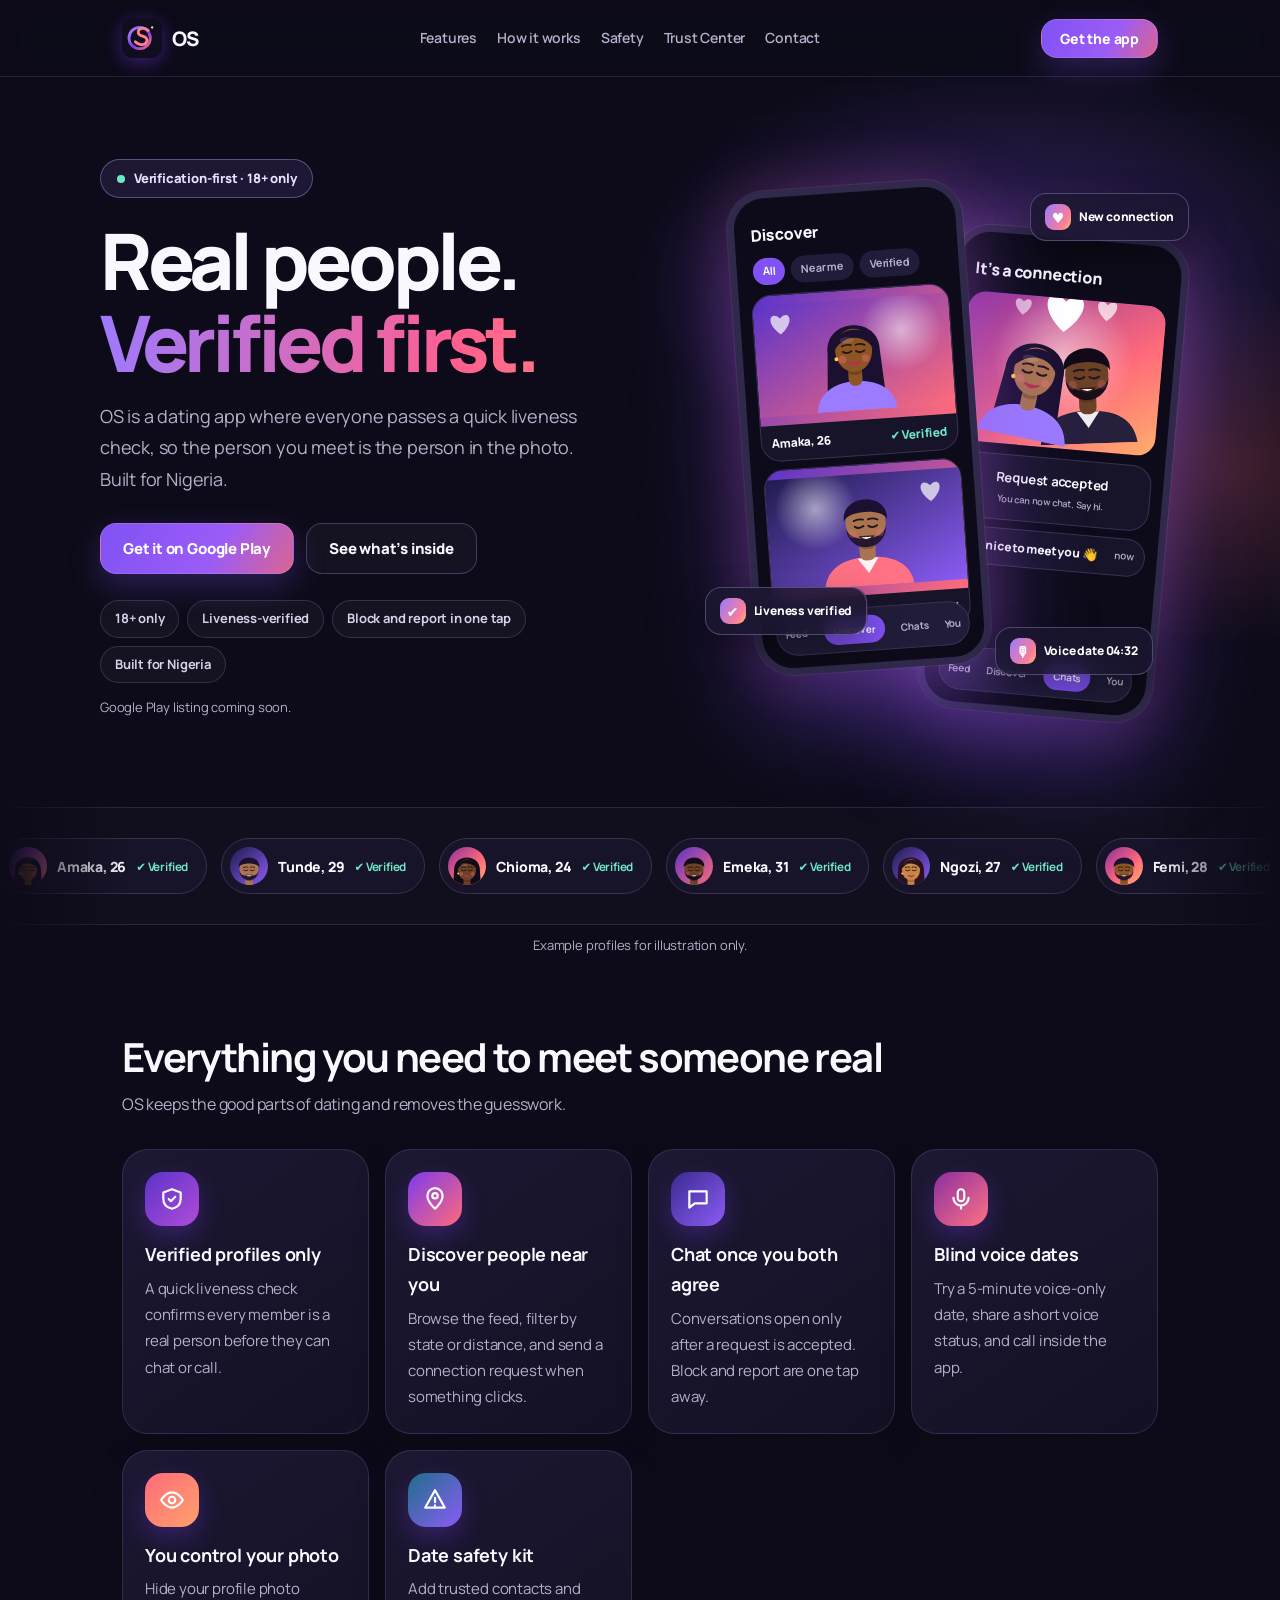
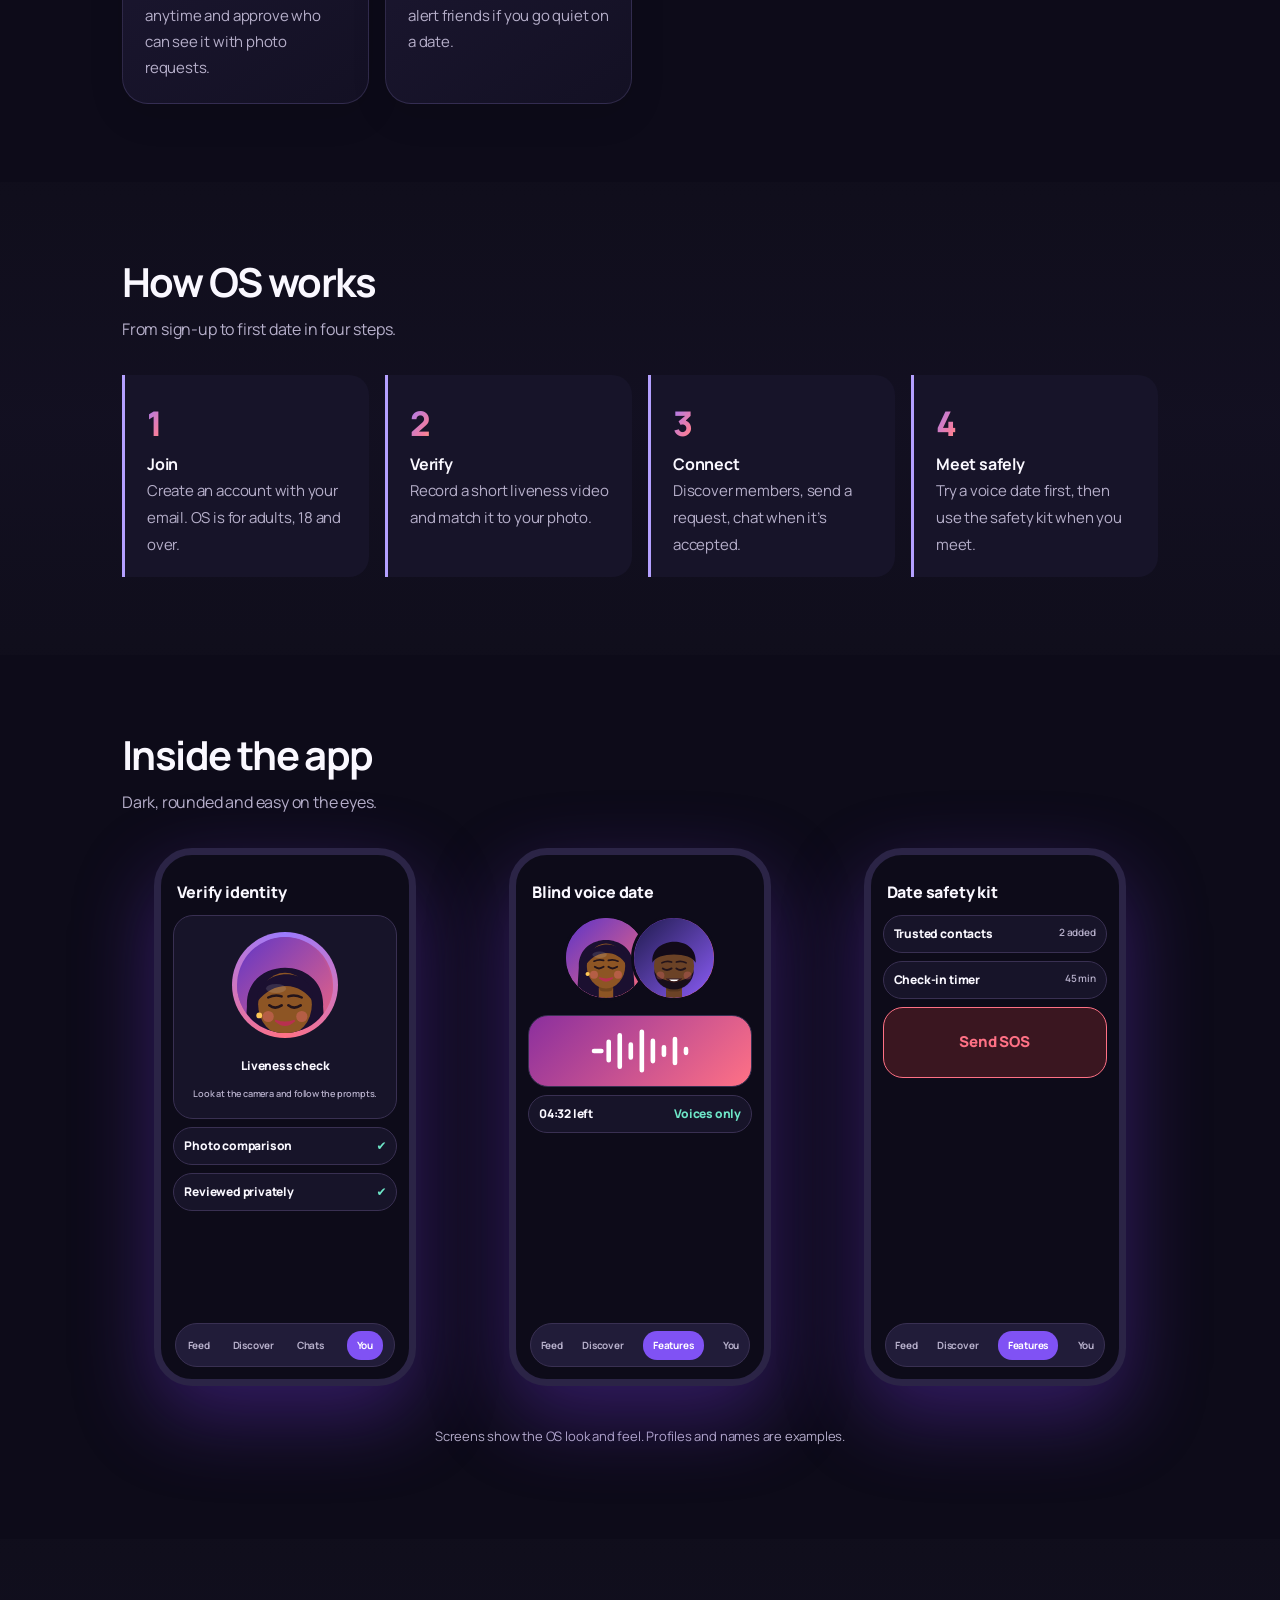
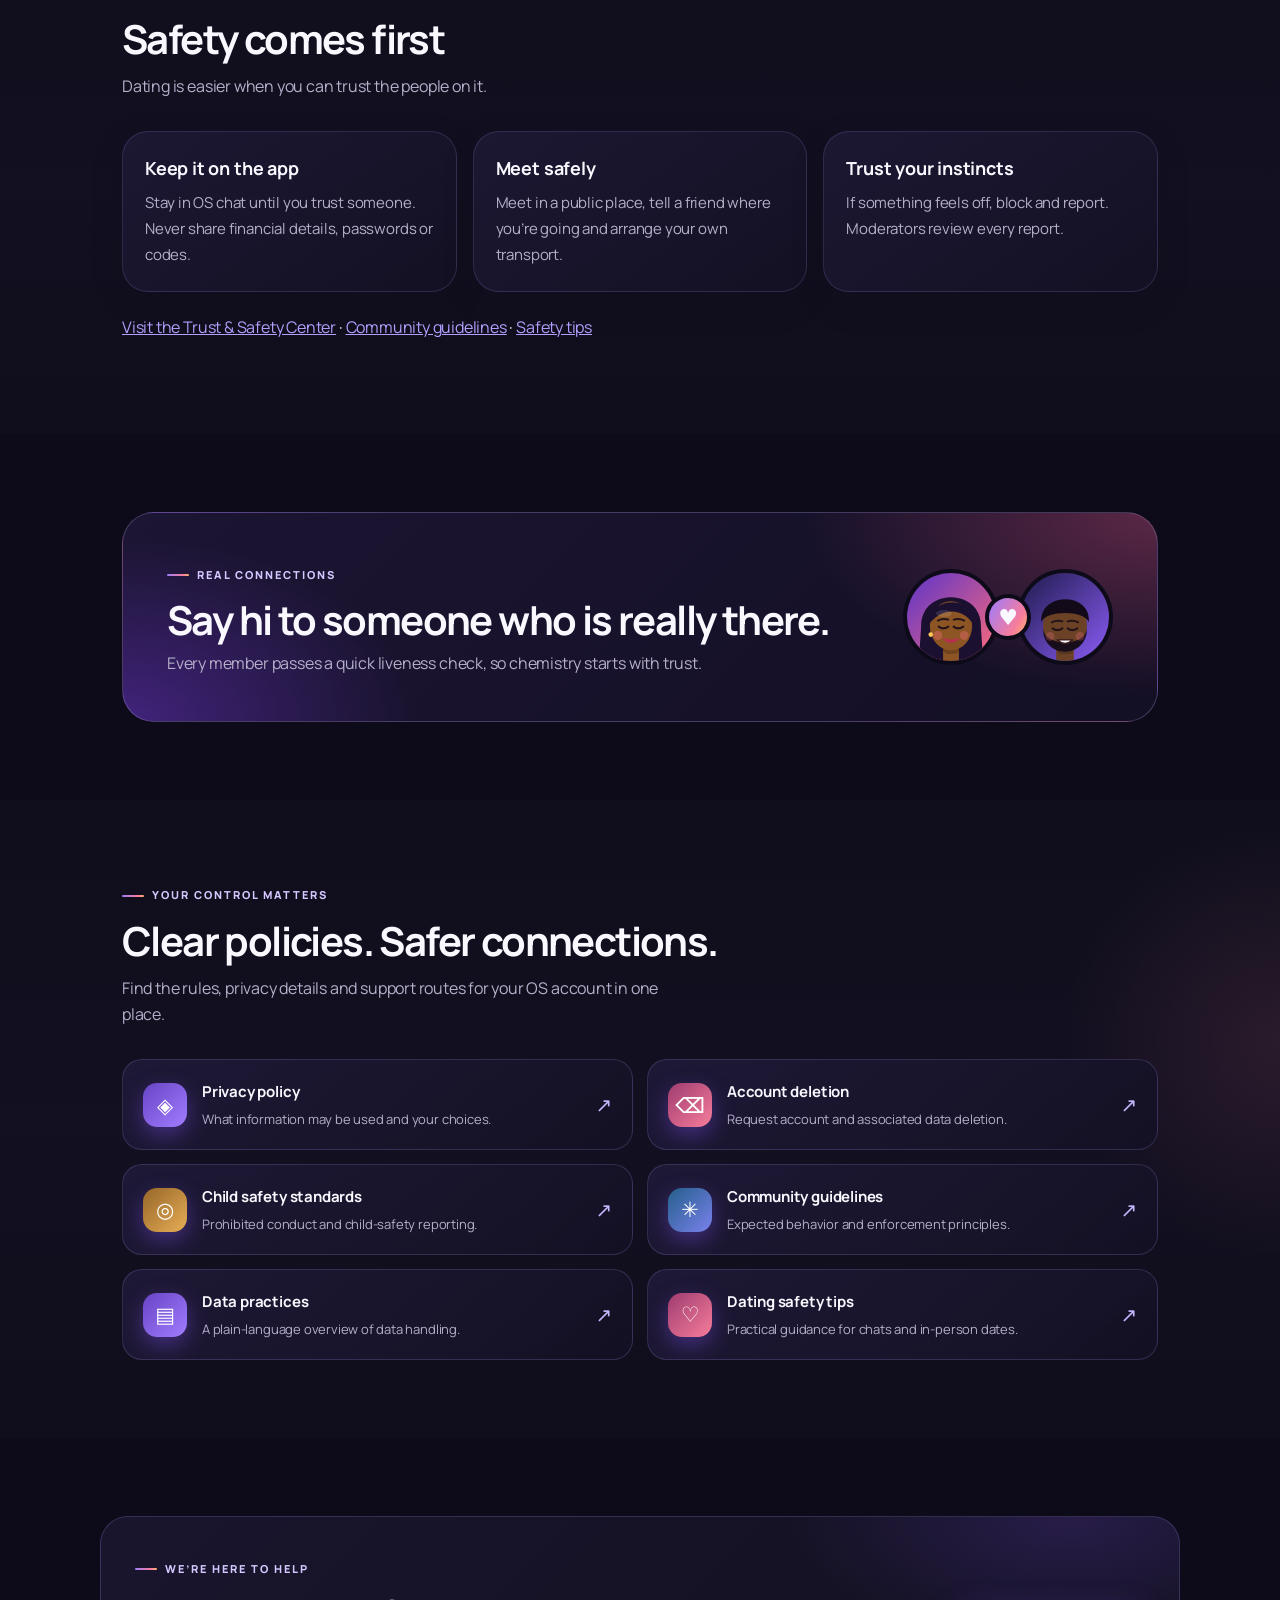
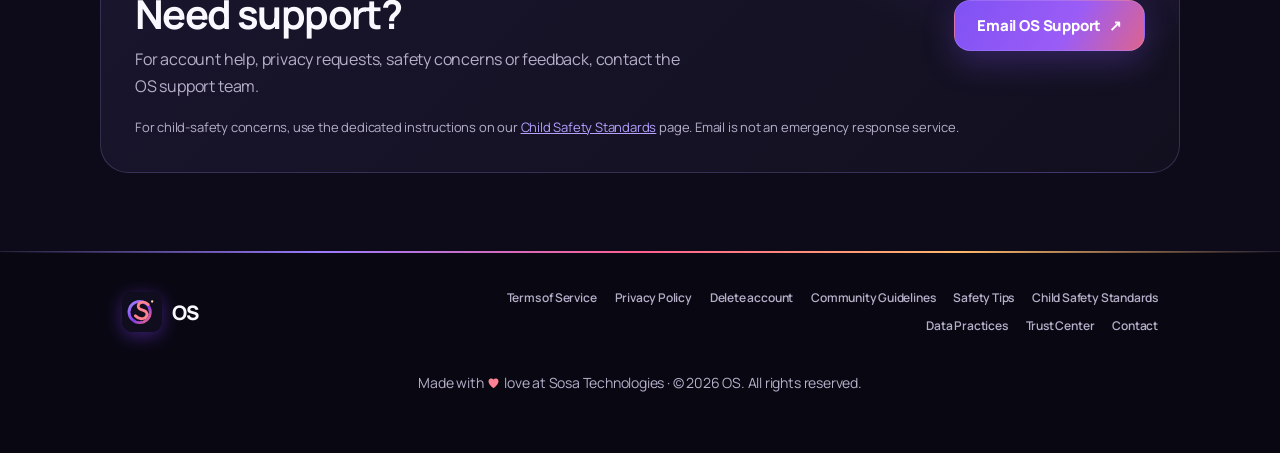
<file: index.html>
<!DOCTYPE html>
<html lang="en">
<head>
<meta charset="utf-8">
<meta name="viewport" content="width=device-width, initial-scale=1, viewport-fit=cover">
<title>OS – Verification-first dating app</title>
<meta name="description" content="Meet with more confidence on OS, an adult-only dating app from Sosa Technologies. Explore our safety, privacy, account deletion and community policies.">
<meta name="theme-color" content="#100D1F">
<meta property="og:type" content="website">
<meta property="og:title" content="OS Dating — Real people. Real connections.">
<meta property="og:description" content="Discover OS, an adult-only dating experience with verification and safety tools.">
<link rel="icon" href="[data-uri]">
<link rel="preconnect" href="https://fonts.googleapis.com">
<link rel="preconnect" href="https://fonts.gstatic.com" crossorigin>
<link href="https://fonts.googleapis.com/css2?family=Manrope:wght@400;600;800&display=swap" rel="stylesheet">
<link rel="stylesheet" href="/assets/site.css">
</head>
<body>
<svg width="0" height="0" style="position:absolute" aria-hidden="true"><defs>
<linearGradient id="bg1" x1="0" y1="0" x2="1" y2="1"><stop offset="0" stop-color="#5B34C9"/><stop offset="1" stop-color="#FF6B7A"/></linearGradient>
<linearGradient id="bg2" x1="0" y1="0" x2="1" y2="1"><stop offset="0" stop-color="#1F1B4D"/><stop offset="1" stop-color="#8B5CF6"/></linearGradient>
<linearGradient id="bg3" x1="0" y1="0" x2="1" y2="1"><stop offset="0" stop-color="#8B2F9E"/><stop offset=".6" stop-color="#FF6B7A"/><stop offset="1" stop-color="#FFB36B"/></linearGradient>
<radialGradient id="gl"><stop offset="0" stop-color="#fff" stop-opacity=".55"/><stop offset="1" stop-color="#fff" stop-opacity="0"/></radialGradient>
<path id="ht" d="M0 4C-9-3-5-10 0-5C5-10 9-3 0 4Z"/>
<symbol id="w" viewBox="0 0 120 140"><path d="M26 64C24 18 96 18 94 64L98 124C80 134 40 134 22 124Z" fill="var(--hair)"/><path d="M8 140C12 110 38 102 60 102S108 110 112 140Z" fill="var(--cloth)"/><rect x="51" y="82" width="18" height="26" rx="8" fill="var(--skin)"/><rect x="51" y="82" width="18" height="12" rx="6" fill="#000" opacity=".2"/><ellipse cx="60" cy="62" rx="24" ry="28" fill="var(--skin)"/><path d="M35 60C34 28 88 26 85 60C76 44 52 38 35 60Z" fill="var(--hair)"/><path d="M46 63q5 4 11 0M63 63q5 4 11 0" stroke="#24141a" stroke-width="2.4" fill="none" stroke-linecap="round"/><path d="M45 56q6-3 12-1M63 55q6-2 12 1" stroke="#24141a" stroke-width="2.2" fill="none" stroke-linecap="round"/><path d="M52 77q8 7 16 0q-8 3-16 0z" fill="#B8304F" stroke="#B8304F" stroke-width="2" stroke-linejoin="round"/><circle cx="45" cy="73" r="5" fill="#FF7185" opacity=".35"/><circle cx="75" cy="73" r="5" fill="#FF7185" opacity=".35"/><circle cx="37" cy="72" r="2.6" fill="#FFC857"/><ellipse cx="52" cy="48" rx="9" ry="4" fill="#fff" opacity=".12"/></symbol>
<symbol id="m" viewBox="0 0 120 140"><path d="M4 140C8 108 36 102 60 102S112 108 116 140Z" fill="var(--cloth)"/><path d="M47 103L60 122L73 103Z" fill="#fff" opacity=".92"/><rect x="50" y="80" width="20" height="26" rx="8" fill="var(--skin)"/><rect x="50" y="80" width="20" height="12" rx="6" fill="#000" opacity=".2"/><ellipse cx="60" cy="60" rx="25" ry="29" fill="var(--skin)"/><path d="M33 56C30 22 90 20 87 56C82 42 38 42 33 56Z" fill="var(--hair)"/><path d="M35 64C36 98 84 98 85 64C82 84 38 84 35 64Z" fill="var(--hair)" opacity=".92"/><path d="M46 63q5 4 11 0M63 63q5 4 11 0" stroke="#24141a" stroke-width="2.4" fill="none" stroke-linecap="round"/><path d="M45 56q6-3 12-1M63 55q6-2 12 1" stroke="#24141a" stroke-width="2.2" fill="none" stroke-linecap="round"/><path d="M51 76q9 8 18 0z" fill="#fff" stroke="#3a1a1a" stroke-width="1.6" stroke-linejoin="round"/><circle cx="43" cy="72" r="5" fill="#FF7185" opacity=".25"/><circle cx="77" cy="72" r="5" fill="#FF7185" opacity=".25"/></symbol>
<symbol id="s1" viewBox="0 0 220 130"><rect width="220" height="130" fill="url(#bg1)"/><circle cx="165" cy="40" r="46" fill="url(#gl)"/><use href="#ht" transform="translate(30 28) scale(2)" fill="#fff" opacity=".7"/><use href="#w" x="58" y="6" width="104" height="121" style="--skin:#8D5524;--hair:#1B1030;--cloth:#9B7BFF"/></symbol>
<symbol id="s2" viewBox="0 0 220 130"><rect width="220" height="130" fill="url(#bg2)"/><circle cx="55" cy="38" r="46" fill="url(#gl)"/><use href="#ht" transform="translate(185 30) scale(2)" fill="#fff" opacity=".7"/><use href="#m" x="56" y="4" width="108" height="126" style="--skin:#A9744F;--hair:#1B1030;--cloth:#FF7185"/></symbol>
<symbol id="c1" viewBox="0 0 220 150"><rect width="220" height="150" fill="url(#bg3)"/><circle cx="110" cy="60" r="70" fill="url(#gl)"/><use href="#m" x="84" y="22" width="104" height="121" transform="rotate(-7 136 82)" style="--skin:#6B4226;--hair:#120a18;--cloth:#26203D"/><use href="#w" x="30" y="22" width="104" height="121" transform="rotate(7 82 82)" style="--skin:#A9744F;--hair:#1B1030;--cloth:#9B7BFF"/><use href="#ht" transform="translate(108 20) scale(3.4)" fill="#fff"/><use href="#ht" transform="translate(150 12) scale(1.8)" fill="#fff" opacity=".7"/><use href="#ht" transform="translate(66 14) scale(1.5)" fill="#fff" opacity=".6"/></symbol>
<symbol id="a1" viewBox="0 0 100 100"><rect width="100" height="100" fill="url(#bg1)"/><use href="#w" x="-10" y="-2" width="120" height="140" style="--skin:#8D5524;--hair:#1B1030;--cloth:#9B7BFF"/></symbol>
<symbol id="a2" viewBox="0 0 100 100"><rect width="100" height="100" fill="url(#bg2)"/><use href="#m" x="-10" y="0" width="120" height="140" style="--skin:#6B4226;--hair:#120a18;--cloth:#FF7185"/></symbol>
</defs></svg>
<header><div class="w">
<a class="brand" href="#home"><img src="[data-uri]" alt="">OS</a>
<nav aria-label="Main navigation"><a href="#features">Features</a><a href="#how">How it works</a><a href="#safety">Safety</a><a href="/safety-center/">Trust Center</a><a href="#contact">Contact</a></nav>
<a class="btn" href="#get" style="padding:9px 18px;font-size:14px">Get the app</a>
</div></header>

<main>
<div data-p="home">
<div class="w hero">
<div>
<span class="badge"><span class="dot"></span>Verification-first · 18+ only</span>
<h1>Real people. <span>Verified first.</span></h1>
<p class="lead">OS is a dating app where everyone passes a quick liveness check, so the person you meet is the person in the photo. Built for Nigeria.</p>
<div class="cta"><a class="btn" id="get" href="#home" aria-disabled="true">Get it on Google Play</a><a class="btn o" href="#features">See what’s inside</a></div>
<div class="chips"><span>18+ only</span><span>Liveness-verified</span><span>Block and report in one tap</span><span>Built for Nigeria</span></div>
<p class="soon" id="playnote">Google Play listing coming soon.</p>
</div>
<div class="stage" aria-label="OS app screens">
<div class="float f1" aria-hidden="true"><em>✔</em>Liveness verified</div>
<div class="float f2" aria-hidden="true"><em>♥</em>New connection</div>
<div class="float f3" aria-hidden="true"><em>🎙</em>Voice date 04:32</div>
<div class="phone a"><div class="ph">Discover</div><div class="pills"><i>All</i><i>Near me</i><i>Verified</i></div>
<div class="card"><div class="pic has "><svg class="art" viewBox="0 0 220 130" preserveAspectRatio="xMidYMid slice"><use href="#s1"/></svg></div><p>Amaka, 26 <span class="ok">✔ Verified</span></p></div>
<div class="card"><div class="pic has "><svg class="art" viewBox="0 0 220 130" preserveAspectRatio="xMidYMid slice"><use href="#s2"/></svg></div><p>Tunde, 29 <span class="ok">✔ Verified</span></p></div>
<div class="bar"><span>Feed</span><b>Discover</b><span>Chats</span><span>You</span></div></div>
<div class="phone b"><div class="ph">It’s a connection</div>
<div class="pic has" style="height:150px;border-radius:18px;margin:2px 0 10px"><svg class="art" viewBox="0 0 220 150" preserveAspectRatio="xMidYMid slice"><use href="#c1"/></svg></div>
<div class="card" style="padding:12px;text-align:center"><b style="font-size:13px">Request accepted</b><br><small>You can now chat. Say hi.</small></div>
<div class="card"><p>Hey, nice to meet you 👋 <small>now</small></p></div>
<div class="bar"><span>Feed</span><span>Discover</span><b>Chats</b><span>You</span></div></div>
</div>
</div>
<div class="marquee" aria-label="Example verified members"><div class="track"><span class="mq"><svg viewBox="0 0 100 100" aria-hidden="true"><rect width="100" height="100" fill="url(#bg1)"/><use href="#w" x="-10" y="-2" width="120" height="140" style="--skin:#8D5524;--hair:#1B1030;--cloth:#9B7BFF"/></svg>Amaka, 26 <small>✔ Verified</small></span><span class="mq"><svg viewBox="0 0 100 100" aria-hidden="true"><rect width="100" height="100" fill="url(#bg2)"/><use href="#m" x="-10" y="-2" width="120" height="140" style="--skin:#A9744F;--hair:#1B1030;--cloth:#FF7185"/></svg>Tunde, 29 <small>✔ Verified</small></span><span class="mq"><svg viewBox="0 0 100 100" aria-hidden="true"><rect width="100" height="100" fill="url(#bg3)"/><use href="#w" x="-10" y="-2" width="120" height="140" style="--skin:#6B4226;--hair:#120a18;--cloth:#26203D"/></svg>Chioma, 24 <small>✔ Verified</small></span><span class="mq"><svg viewBox="0 0 100 100" aria-hidden="true"><rect width="100" height="100" fill="url(#bg1)"/><use href="#m" x="-10" y="-2" width="120" height="140" style="--skin:#6B4226;--hair:#120a18;--cloth:#FFC857"/></svg>Emeka, 31 <small>✔ Verified</small></span><span class="mq"><svg viewBox="0 0 100 100" aria-hidden="true"><rect width="100" height="100" fill="url(#bg2)"/><use href="#w" x="-10" y="-2" width="120" height="140" style="--skin:#C68642;--hair:#2a1020;--cloth:#FF7185"/></svg>Ngozi, 27 <small>✔ Verified</small></span><span class="mq"><svg viewBox="0 0 100 100" aria-hidden="true"><rect width="100" height="100" fill="url(#bg3)"/><use href="#m" x="-10" y="-2" width="120" height="140" style="--skin:#8D5524;--hair:#1B1030;--cloth:#9B7BFF"/></svg>Femi, 28 <small>✔ Verified</small></span><span class="mq"><svg viewBox="0 0 100 100" aria-hidden="true"><rect width="100" height="100" fill="url(#bg1)"/><use href="#w" x="-10" y="-2" width="120" height="140" style="--skin:#A9744F;--hair:#120a18;--cloth:#6B8CFF"/></svg>Zainab, 25 <small>✔ Verified</small></span><span class="mq"><svg viewBox="0 0 100 100" aria-hidden="true"><rect width="100" height="100" fill="url(#bg2)"/><use href="#m" x="-10" y="-2" width="120" height="140" style="--skin:#C68642;--hair:#1B1030;--cloth:#26203D"/></svg>Ibrahim, 30 <small>✔ Verified</small></span><span class="mq"><svg viewBox="0 0 100 100" aria-hidden="true"><rect width="100" height="100" fill="url(#bg1)"/><use href="#w" x="-10" y="-2" width="120" height="140" style="--skin:#8D5524;--hair:#1B1030;--cloth:#9B7BFF"/></svg>Amaka, 26 <small>✔ Verified</small></span><span class="mq"><svg viewBox="0 0 100 100" aria-hidden="true"><rect width="100" height="100" fill="url(#bg2)"/><use href="#m" x="-10" y="-2" width="120" height="140" style="--skin:#A9744F;--hair:#1B1030;--cloth:#FF7185"/></svg>Tunde, 29 <small>✔ Verified</small></span><span class="mq"><svg viewBox="0 0 100 100" aria-hidden="true"><rect width="100" height="100" fill="url(#bg3)"/><use href="#w" x="-10" y="-2" width="120" height="140" style="--skin:#6B4226;--hair:#120a18;--cloth:#26203D"/></svg>Chioma, 24 <small>✔ Verified</small></span><span class="mq"><svg viewBox="0 0 100 100" aria-hidden="true"><rect width="100" height="100" fill="url(#bg1)"/><use href="#m" x="-10" y="-2" width="120" height="140" style="--skin:#6B4226;--hair:#120a18;--cloth:#FFC857"/></svg>Emeka, 31 <small>✔ Verified</small></span><span class="mq"><svg viewBox="0 0 100 100" aria-hidden="true"><rect width="100" height="100" fill="url(#bg2)"/><use href="#w" x="-10" y="-2" width="120" height="140" style="--skin:#C68642;--hair:#2a1020;--cloth:#FF7185"/></svg>Ngozi, 27 <small>✔ Verified</small></span><span class="mq"><svg viewBox="0 0 100 100" aria-hidden="true"><rect width="100" height="100" fill="url(#bg3)"/><use href="#m" x="-10" y="-2" width="120" height="140" style="--skin:#8D5524;--hair:#1B1030;--cloth:#9B7BFF"/></svg>Femi, 28 <small>✔ Verified</small></span><span class="mq"><svg viewBox="0 0 100 100" aria-hidden="true"><rect width="100" height="100" fill="url(#bg1)"/><use href="#w" x="-10" y="-2" width="120" height="140" style="--skin:#A9744F;--hair:#120a18;--cloth:#6B8CFF"/></svg>Zainab, 25 <small>✔ Verified</small></span><span class="mq"><svg viewBox="0 0 100 100" aria-hidden="true"><rect width="100" height="100" fill="url(#bg2)"/><use href="#m" x="-10" y="-2" width="120" height="140" style="--skin:#C68642;--hair:#1B1030;--cloth:#26203D"/></svg>Ibrahim, 30 <small>✔ Verified</small></span></div></div>
<p class="mid" style="margin:10px 0 0">Example profiles for illustration only.</p>

<section id="features"><div class="w">
<h2>Everything you need to meet someone real</h2>
<p class="sub">OS keeps the good parts of dating and removes the guesswork.</p>
<div class="grid">
<div class="f rv d2"><div class="ic c1"><svg viewBox="0 0 24 24"><path d="M12 3l8 3v6c0 5-3.5 8-8 9-4.5-1-8-4-8-9V6z"/><path d="M9 12l2 2 4-4"/></svg></div><h3>Verified profiles only</h3><p>A quick liveness check confirms every member is a real person before they can chat or call.</p></div>
<div class="f rv d3"><div class="ic c2"><svg viewBox="0 0 24 24"><path d="M12 21s7-6 7-12a7 7 0 0 0-14 0c0 6 7 12 7 12z"/><circle cx="12" cy="9" r="2.5"/></svg></div><h3>Discover people near you</h3><p>Browse the feed, filter by state or distance, and send a connection request when something clicks.</p></div>
<div class="f rv d1"><div class="ic" style="background:linear-gradient(135deg,#3B2A8F,#8B5CF6)"><svg viewBox="0 0 24 24"><path d="M4 5h16v11H9l-5 4z"/></svg></div><h3>Chat once you both agree</h3><p>Conversations open only after a request is accepted. Block and report are one tap away.</p></div>
<div class="f rv d2"><div class="ic c3"><svg viewBox="0 0 24 24"><rect x="9" y="3" width="6" height="11" rx="3"/><path d="M5 11a7 7 0 0 0 14 0M12 18v3"/></svg></div><h3>Blind voice dates</h3><p>Try a 5-minute voice-only date, share a short voice status, and call inside the app.</p></div>
<div class="f rv d3"><div class="ic" style="background:linear-gradient(135deg,#FF6B7A,#FFA06B)"><svg viewBox="0 0 24 24"><path d="M2 12s4-7 10-7 10 7 10 7-4 7-10 7S2 12 2 12z"/><circle cx="12" cy="12" r="3"/></svg></div><h3>You control your photo</h3><p>Hide your profile photo anytime and approve who can see it with photo requests.</p></div>
<div class="f rv d1"><div class="ic c4"><svg viewBox="0 0 24 24"><path d="M12 3l9 16H3z"/><path d="M12 10v4M12 17v.5"/></svg></div><h3>Date safety kit</h3><p>Add trusted contacts and alert friends if you go quiet on a date.</p></div>
</div></div></section>

<section id="how"><div class="w">
<h2 class="rv">How OS works</h2><p class="sub rv d1">From sign-up to first date in four steps.</p>
<div class="steps">
<div class="rv d1"><b>Join</b><span>Create an account with your email. OS is for adults, 18 and over.</span></div>
<div class="rv d2"><b>Verify</b><span>Record a short liveness video and match it to your photo.</span></div>
<div class="rv d3"><b>Connect</b><span>Discover members, send a request, chat when it’s accepted.</span></div>
<div class="rv d0"><b>Meet safely</b><span>Try a voice date first, then use the safety kit when you meet.</span></div>
</div></div></section>

<section><div class="w">
<h2 class="rv">Inside the app</h2><p class="sub rv d1">Dark, rounded and easy on the eyes.</p>
<div class="shots rv">
<div class="phone"><div class="ph">Verify identity</div><div class="card" style="padding:16px;text-align:center"><div class="ring"><div class="pic has r"><svg class="art" viewBox="0 0 100 100" preserveAspectRatio="xMidYMid slice"><use href="#a1"/></svg></div></div><p style="justify-content:center">Liveness check</p><small>Look at the camera and follow the prompts.</small></div><div class="card"><p>Photo comparison <span class="ok">✔</span></p></div><div class="card"><p>Reviewed privately <span class="ok">✔</span></p></div><div class="bar"><span>Feed</span><span>Discover</span><span>Chats</span><b>You</b></div></div>
<div class="phone"><div class="ph">Blind voice date</div><div class="duo"><div class="pic has r"><svg class="art" viewBox="0 0 100 100" preserveAspectRatio="xMidYMid slice"><use href="#a1"/></svg></div><div class="pic has r"><svg class="art" viewBox="0 0 100 100" preserveAspectRatio="xMidYMid slice"><use href="#a2"/></svg></div></div><div class="card" style="padding:12px;display:grid;place-items:center;background:linear-gradient(135deg,#8B2F9E,#FF7185)"><svg viewBox="0 0 120 50" style="width:100%;height:46px"><path d="M10 25h8M26 15v20M38 8v34M50 18v14M62 4v42M74 14v22M86 21v8M98 12v26M110 23v4" stroke="#fff" stroke-width="5" stroke-linecap="round"/></svg></div><div class="card"><p>04:32 left <span class="ok">Voices only</span></p></div><div class="bar"><span>Feed</span><span>Discover</span><b>Features</b><span>You</span></div></div>
<div class="phone"><div class="ph">Date safety kit</div><div class="card"><p>Trusted contacts <small>2 added</small></p></div><div class="card"><p>Check-in timer <small>45 min</small></p></div><div class="card" style="background:#3a1620;border-color:#FF7185"><p style="color:#FF7185;font-size:15px;justify-content:center;padding:22px">Send SOS</p></div><div class="bar"><span>Feed</span><span>Discover</span><b>Features</b><span>You</span></div></div>
</div>
<p class="mid">Screens show the OS look and feel. Profiles and names are examples.</p>
</div></section>

<section id="safety"><div class="w">
<h2 class="rv">Safety comes first</h2><p class="sub rv d1">Dating is easier when you can trust the people on it.</p>
<div class="grid">
<div class="f rv d2"><h3>Keep it on the app</h3><p>Stay in OS chat until you trust someone. Never share financial details, passwords or codes.</p></div>
<div class="f rv d3"><h3>Meet safely</h3><p>Meet in a public place, tell a friend where you’re going and arrange your own transport.</p></div>
<div class="f rv d1"><h3>Trust your instincts</h3><p>If something feels off, block and report. Moderators review every report.</p></div>
</div>
<p style="margin-top:22px"><a href="/safety-center/">Visit the Trust &amp; Safety Center</a> · <a href="/community-guidelines/">Community guidelines</a> · <a href="/safety-tips/">Safety tips</a></p>
</div></section>

<section><div class="w"><div class="match rv"><div><span class="eyebrow">REAL CONNECTIONS</span><h2>Say hi to someone who is really there.</h2><p class="sub">Every member passes a quick liveness check, so chemistry starts with trust.</p></div><div class="pair" aria-hidden="true"><svg viewBox="0 0 100 100"><rect width="100" height="100" fill="url(#bg1)"/><use href="#w" x="-10" y="-2" width="120" height="140" style="--skin:#8D5524;--hair:#1B1030;--cloth:#9B7BFF"/></svg><span class="hrt">♥</span><svg viewBox="0 0 100 100"><rect width="100" height="100" fill="url(#bg2)"/><use href="#m" x="-10" y="0" width="120" height="140" style="--skin:#6B4226;--hair:#120a18;--cloth:#FF7185"/></svg></div></div></div></section>

<section id="trust"><div class="w">
<div class="trust-intro"><span class="eyebrow">YOUR CONTROL MATTERS</span><h2>Clear policies. Safer connections.</h2><p class="sub">Find the rules, privacy details and support routes for your OS account in one place.</p></div>
<div class="trust-grid rv">
<a class="trust-card" href="/privacy-policy/"><span class="trust-icon">◈</span><span><b>Privacy policy</b><small>What information may be used and your choices.</small></span><span class="arrow">↗</span></a>
<a class="trust-card" href="/account-deletion/"><span class="trust-icon coral">⌫</span><span><b>Account deletion</b><small>Request account and associated data deletion.</small></span><span class="arrow">↗</span></a>
<a class="trust-card" href="/child-safety/"><span class="trust-icon amber">◎</span><span><b>Child safety standards</b><small>Prohibited conduct and child-safety reporting.</small></span><span class="arrow">↗</span></a>
<a class="trust-card" href="/community-guidelines/"><span class="trust-icon blue">✳</span><span><b>Community guidelines</b><small>Expected behavior and enforcement principles.</small></span><span class="arrow">↗</span></a>
<a class="trust-card" href="/data-practices/"><span class="trust-icon">▤</span><span><b>Data practices</b><small>A plain-language overview of data handling.</small></span><span class="arrow">↗</span></a>
<a class="trust-card" href="/safety-tips/"><span class="trust-icon coral">♡</span><span><b>Dating safety tips</b><small>Practical guidance for chats and in-person dates.</small></span><span class="arrow">↗</span></a>
</div>
</div></section>

<section id="contact"><div class="w contact-panel">
<div><span class="eyebrow">WE’RE HERE TO HELP</span><h2>Need support?</h2><p class="sub">For account help, privacy requests, safety concerns or feedback, contact the OS support team.</p></div>
<a class="btn" href="mailto:sosatechnologies.support@gmail.com">Email OS Support <span aria-hidden="true">↗</span></a>
<p class="smallprint">For child-safety concerns, use the dedicated instructions on our <a href="/child-safety/">Child Safety Standards</a> page. Email is not an emergency response service.</p>
</div></section>
</div>

<article class="w doc" data-p="terms" hidden>
<h1>Terms of Service</h1><p class="up">Last updated: 21 October 2026</p>
<p>These Terms govern your use of the OS mobile app and this website (the “Service”), provided by Sosa Technologies (“we”, “us”). By creating an account or using OS you agree to them. If you don’t agree, please don’t use OS.</p>
<h2>1. Who can use OS</h2><p>OS is strictly for people aged 18 or over. You must be legally able to enter a contract and must not be barred from using the Service by law. Accounts of under-18s are suspended and removed.</p>
<h2>2. Your account</h2><ul><li>Give accurate information and use your own photos and identity.</li><li>Keep your password secure. You are responsible for activity on your account.</li><li>One person, one account. Fake or duplicate profiles are removed.</li></ul>
<h2>3. Identity verification</h2><p>To chat or call, you may need to complete a liveness check and photo comparison. Verification media is used only to confirm you are real and is reviewed privately by authorized moderators, as described in our <a href="/privacy-policy/">Privacy Policy</a>.</p>
<h2>4. Acceptable use</h2><p>You agree to follow our <a href="/community-guidelines/">Community Guidelines</a>. You must not:</p><ul><li>harass, threaten, hate on or stalk anyone;</li><li>send unwanted explicit content or continue contact after a no;</li><li>ask others for money, codes or financial details, or run scams;</li><li>impersonate others, or upload content you have no right to share;</li><li>record, scrape or misuse other members’ content, photos or voice notes;</li><li>interfere with the app, its security or its calls, or use bots or automation.</li></ul>
<h2>5. Your content</h2><p>You own what you post (photos, statuses, voice notes, messages). You give us a limited, worldwide licence to host, display and deliver it only to run and improve OS. You can delete content or your account at any time.</p>
<h2>6. Safety and meeting people</h2><p>We take steps to keep OS safe, but we cannot guarantee anyone’s identity or behaviour. Use judgement, follow our <a href="/safety-tips/">Safety Tips</a> and report concerns. You are responsible for your interactions with other members, online and offline.</p>
<h2>7. Moderation and termination</h2><p>We may remove content, restrict features, suspend or terminate accounts that break these Terms or the Guidelines or put others at risk. You may stop using OS and <a href="/account-deletion/">delete your account</a> at any time.</p>
<h2>8. Availability and changes</h2><p>OS is provided “as is” and “as available”. Features may change, and the Service may be interrupted. If we introduce paid features, their price and terms will be shown before you buy.</p>
<h2>9. Disclaimers and liability</h2><p>To the fullest extent permitted by law, we do not warrant that OS will be uninterrupted or error-free, and we are not liable for indirect or consequential losses, or for the acts of other members. Nothing here limits liability that cannot be limited by law.</p>
<h2>10. Governing law</h2><p>These Terms are governed by the laws of the Federal Republic of Nigeria. Disputes will be handled by the competent courts of Nigeria, unless mandatory consumer law says otherwise.</p>
<h2>11. Changes and contact</h2><p>We may update these Terms. We will change the date above and, for major changes, notify you in the app. Continued use means you accept the update. Contact: <a class="mail" href="#contact"></a>.</p>
</article>

<article class="w doc" data-p="privacy" hidden>
<h1>Privacy Policy</h1><p class="up">Last updated: 21 October 2026</p>
<p>This policy explains what data OS collects, why, and your choices. OS is operated by Sosa Technologies, which is the data controller. We handle personal data in line with the Nigeria Data Protection Act 2023 and other applicable law.</p>
<h2>Data we collect</h2><ul><li><b>Account data:</b> email, password (stored securely), name or display name, age, state, and the profile details you add.</li><li><b>Photos, statuses and voice notes</b> you upload.</li><li><b>Verification media:</b> a short liveness video and comparison photo, used only to confirm you are real and reviewed privately by authorized moderators.</li><li><b>Messages and call data:</b> chats you send, and call details needed to connect voice and video calls.</li><li><b>Location:</b> approximate or precise location, only when you use Nearby, to show distance to others.</li><li><b>Device data:</b> push notification token and basic technical information to deliver notifications and keep the app working.</li><li><b>Safety data:</b> trusted contacts you add to the Date safety kit, and reports or blocks.</li></ul>
<h2>Device permissions</h2><p>OS may ask for camera and microphone (verification, calls, voice notes), location (Nearby), photos (profile pictures) and notifications. Fingerprint login is handled by your phone; we never receive your biometric data. You can change permissions in your phone settings.</p>
<h2>How we use data</h2><ul><li>Create your account and show your profile to other members according to your settings.</li><li>Verify identity and keep OS free of fake profiles.</li><li>Deliver chats, calls, requests and notifications.</li><li>Review reports, enforce our Terms and protect members.</li><li>Maintain, secure and improve the Service.</li></ul><p>We do not sell your personal data.</p>
<h2>Who we share it with</h2><ul><li><b>Other members:</b> your profile, and your photo only as your privacy settings and photo requests allow.</li><li><b>Service providers</b> that run OS for us, such as cloud hosting, push notifications (Firebase) and call infrastructure (LiveKit), bound to protect your data.</li><li><b>Authorities,</b> where the law requires or to prevent serious harm.</li></ul>
<h2>Retention</h2><p>We keep data while your account is active. When you delete your account we remove your profile, photos, statuses, messages and verification media, except what we must keep to meet legal duties or resolve abuse, which is then kept only as long as needed.</p>
<h2>Your rights</h2><p>You may access, correct or delete your data, object to or restrict some processing, and withdraw consent. You can use the app settings or email <a class="mail" href="#contact"></a>. You can also complain to the Nigeria Data Protection Commission.</p>
<h2>Children</h2><p>OS is not for anyone under 18. If we learn a person under 18 has an account, we remove it.</p>
<h2>Security</h2><p>We use encryption in transit and access controls to protect your data. No system is perfectly secure, so please use a strong password.</p>
<h2>Changes and contact</h2><p>We will post updates here and change the date above. Questions? <a class="mail" href="#contact"></a>.</p>
</article>

<article class="w doc" data-p="delete-account" hidden>
<h1>Delete your account</h1><p class="up">You can delete your OS account and data at any time.</p>
<h2>In the app</h2><ul><li>Open OS and go to <b>You</b> then <b>Settings</b>.</li><li>Tap <b>Delete account</b>.</li><li>Enter your password and confirm.</li></ul>
<h2>Can’t open the app?</h2><p>Email <a class="mail" href="#contact"></a> from your registered address with the subject “Delete my OS account”. We will verify it is you and process the request.</p>
<h2>What is deleted</h2><ul><li>Profile, photos, statuses and voice notes</li><li>Messages and connections</li><li>Verification video and comparison photo</li><li>Safety-kit contacts and preferences</li></ul>
<div class="note">Deletion is permanent. We may keep limited records where the law requires or to prevent abuse, only as long as necessary. See our <a href="/privacy-policy/">Privacy Policy</a>.</div>
</article>

<article class="w doc" data-p="guidelines" hidden>
<h1>Community Guidelines</h1><p class="up">How we keep OS respectful.</p>
<h2>Be real</h2><p>Use your own photos and identity. Fake profiles are removed.</p>
<h2>Be respectful</h2><p>No harassment, hate, threats or unwanted explicit content.</p>
<h2>18+ only</h2><p>OS is strictly for adults. Accounts of under-18s are suspended.</p>
<h2>Consent matters</h2><p>Respect a no. Repeated unwanted contact leads to suspension.</p>
<h2>Report problems</h2><p>Use block and report in any profile or chat. Our moderators review every report. See also our <a href="/terms/">Terms</a>.</p>
</article>

<article class="w doc" data-p="safety-tips" hidden>
<h1>Safety Tips</h1><p class="up">Meet and chat safely.</p>
<h2>Keep it on the app</h2><p>Stay in OS chat until you trust someone. Never share financial details, passwords or codes, and never send money to someone you have just met.</p>
<h2>Meet safely</h2><p>Meet in a public place, tell a friend where you’re going and arrange your own transport. Use the Date safety kit to alert trusted contacts.</p>
<h2>Trust your instincts</h2><p>If something feels off, block and report. Moderators review every report.</p>
</article>
</main>

<footer><div class="w">
<a class="brand" href="#home"><img src="[data-uri]" alt="">OS</a>
<nav aria-label="Legal"><a href="/terms/">Terms of Service</a><a href="/privacy-policy/">Privacy Policy</a><a href="/account-deletion/">Delete account</a><a href="/community-guidelines/">Community Guidelines</a><a href="/safety-tips/">Safety Tips</a><a href="/child-safety/">Child Safety Standards</a><a href="/data-practices/">Data Practices</a><a href="/safety-center/">Trust Center</a><a href="#contact">Contact</a></nav>
<p class="made">Made with <svg viewBox="0 0 24 24" aria-label="love"><path d="M12 21s-8-5.2-8-11a4.5 4.5 0 0 1 8-2.8A4.5 4.5 0 0 1 20 10c0 5.8-8 11-8 11z"/></svg> love at Sosa Technologies · © 2026 OS. All rights reserved.</p>
</div></footer>

<script>
var CONTACT_EMAIL="sosatechnologies.support@gmail.com";
var PLAY_URL=""; // Add the verified Google Play listing URL after the app is published.
document.querySelectorAll(".mail").forEach(function(a){a.href="mailto:"+CONTACT_EMAIL;a.textContent=CONTACT_EMAIL});
var g=document.getElementById("get");
if(PLAY_URL){g.href=PLAY_URL;g.removeAttribute("aria-disabled");document.getElementById("playnote").hidden=true}

var PHOTOS={}; /* p1..p6: photo data URIs; filled when real photos are supplied */
document.querySelectorAll(".pic").forEach(function(e){var u=PHOTOS[e.dataset.k];if(u){e.style.backgroundImage="url("+u+")";e.classList.add("has")}});
var pages=document.querySelectorAll("[data-p]"),home=["home","features","how","safety","contact","get"];
function route(){
 var h=(location.hash||"#home").slice(1),p=home.indexOf(h)>-1?"home":h;
 if(!document.querySelector('[data-p="'+p+'"]')){p="home";h="home"}
 pages.forEach(function(e){e.hidden=e.dataset.p!==p});
 var t=p==="home"?document.getElementById(h):null;
 if(t&&h!=="home")t.scrollIntoView();else scrollTo(0,0);
}
addEventListener("hashchange",route);route();
</script>
<script src="/assets/fx.js" defer></script>
</body>
</html>
</file>
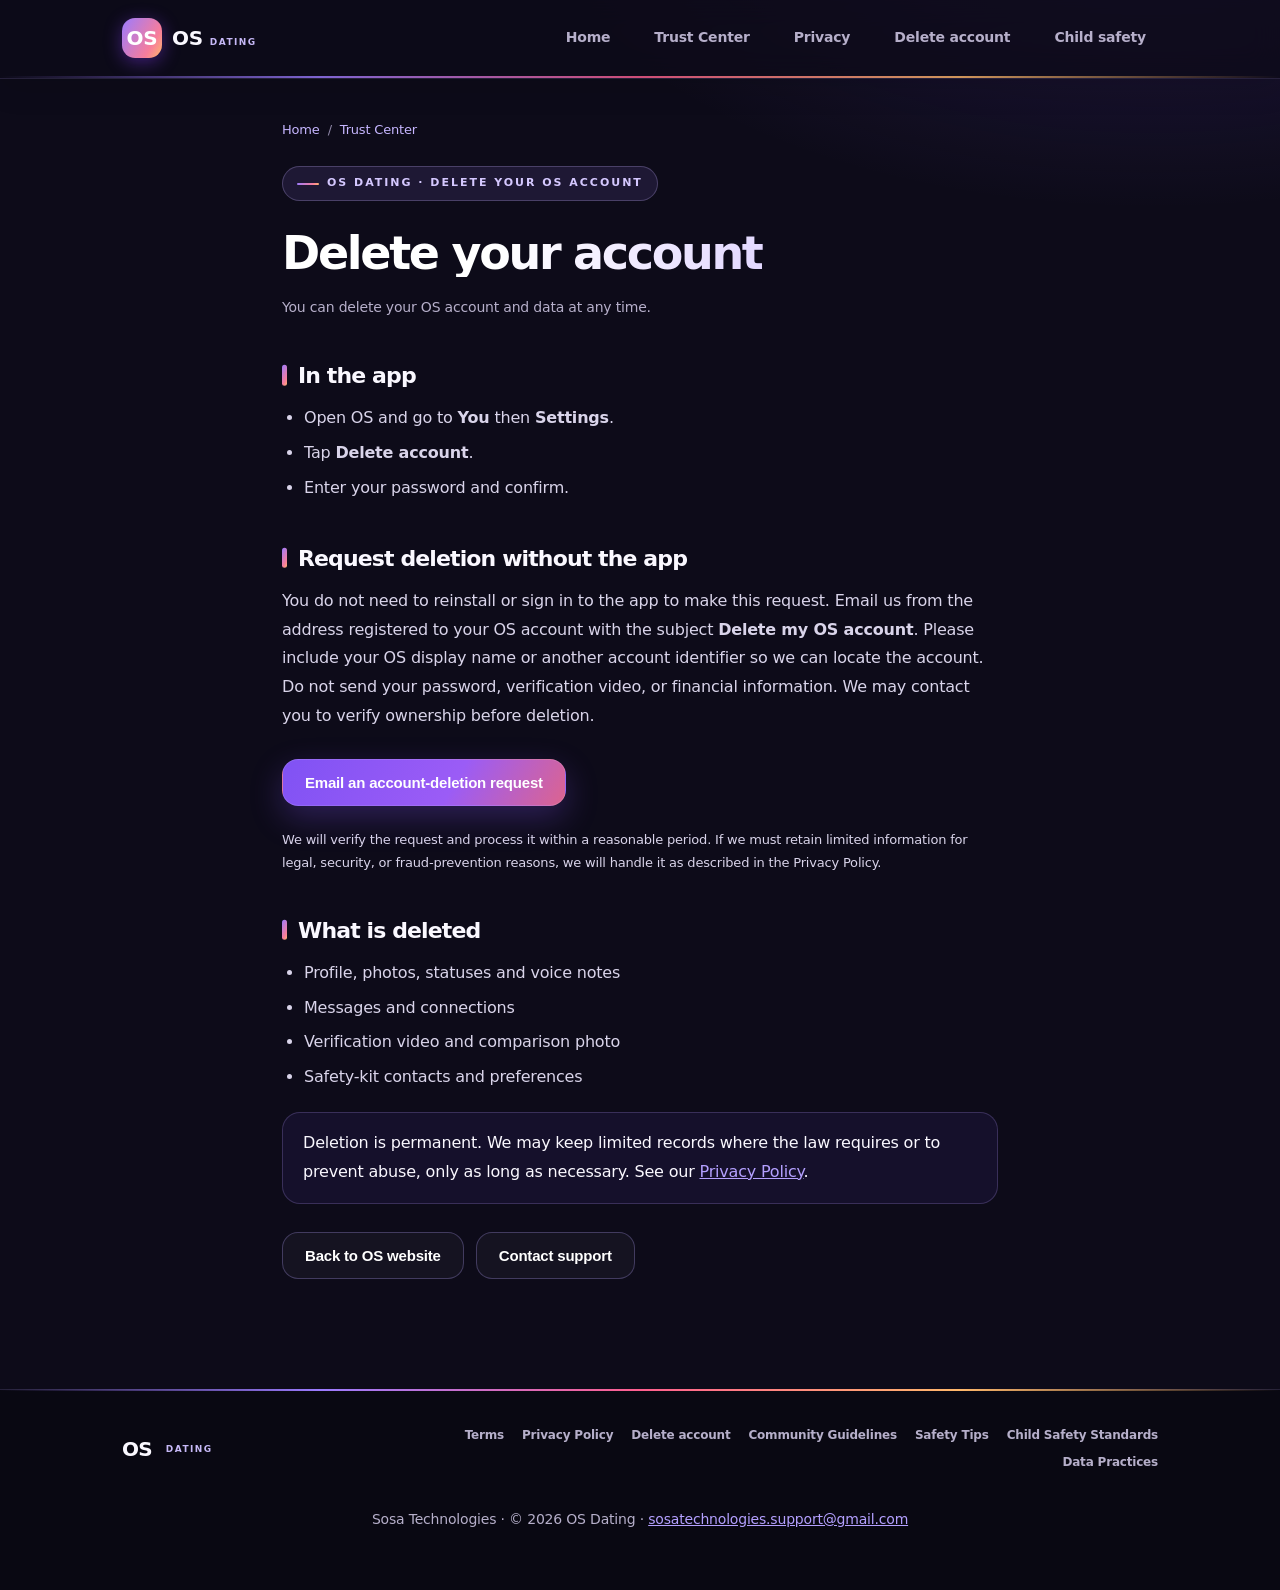
<file: account-deletion/index.html>
<!doctype html><html lang="en"><head><meta charset="utf-8"><meta name="viewport" content="width=device-width, initial-scale=1, viewport-fit=cover"><meta name="robots" content="index,follow"><meta name="theme-color" content="#100D1F"><title>Delete your OS account | OS Dating</title><meta name="description" content="Delete your OS account for OS, the dating app operated by Sosa Technologies."><link rel="stylesheet" href="/assets/site.css"></head><body><header class="legal-head"><div class="w legal-top"><a class="legal-home" href="/"><span class="mark" aria-hidden="true">OS</span><span>OS <small> DATING</small></span></a><nav aria-label="Main navigation"><a href="/">Home</a><a href="/safety-center/">Trust Center</a><a href="/privacy-policy/">Privacy</a><a href="/account-deletion/">Delete account</a><a href="/child-safety/">Child safety</a></nav></div></header><main><article class="w doc"><div class="legal-breadcrumb"><a href="/">Home</a><span> / </span><a href="/safety-center/">Trust Center</a></div><span class="eyebrow legal-eyebrow">OS DATING · DELETE YOUR OS ACCOUNT</span><h1>Delete your account</h1><p class="up">You can delete your OS account and data at any time.</p>
<h2>In the app</h2><ul><li>Open OS and go to <b>You</b> then <b>Settings</b>.</li><li>Tap <b>Delete account</b>.</li><li>Enter your password and confirm.</li></ul>
<h2>Request deletion without the app</h2><p>You do not need to reinstall or sign in to the app to make this request. Email us from the address registered to your OS account with the subject <b>Delete my OS account</b>. Please include your OS display name or another account identifier so we can locate the account. Do not send your password, verification video, or financial information. We may contact you to verify ownership before deletion.</p><div class="legal-actions"><a class="btn" href="mailto:sosatechnologies.support@gmail.com?subject=Delete%20my%20OS%20account&body=I%20request%20deletion%20of%20my%20OS%20account.%0A%0ARegistered%20email%3A%20%0AOS%20display%20name%20or%20account%20identifier%3A%20%0A%0AI%20understand%20account%20deletion%20is%20permanent.">Email an account-deletion request</a></div><p class="smallprint">We will verify the request and process it within a reasonable period. If we must retain limited information for legal, security, or fraud-prevention reasons, we will handle it as described in the Privacy Policy.</p>
<h2>What is deleted</h2><ul><li>Profile, photos, statuses and voice notes</li><li>Messages and connections</li><li>Verification video and comparison photo</li><li>Safety-kit contacts and preferences</li></ul>
<div class="note">Deletion is permanent. We may keep limited records where the law requires or to prevent abuse, only as long as necessary. See our <a href="/privacy-policy/">Privacy Policy</a>.</div><div class="legal-actions"><a class="btn secondary" href="/">Back to OS website</a><a class="btn secondary" href="mailto:sosatechnologies.support@gmail.com">Contact support</a></div></article></main><footer><div class="w"><a class="brand" href="/">OS <span class="footer-sub">DATING</span></a><nav aria-label="Legal links"><a href="/terms/">Terms</a><a href="/privacy-policy/">Privacy Policy</a><a href="/account-deletion/">Delete account</a><a href="/community-guidelines/">Community Guidelines</a><a href="/safety-tips/">Safety Tips</a><a href="/child-safety/">Child Safety Standards</a><a href="/data-practices/">Data Practices</a></nav><p class="made">Sosa Technologies · © 2026 OS Dating · <a href="mailto:sosatechnologies.support@gmail.com">sosatechnologies.support@gmail.com</a></p></div></footer><script src="/assets/fx.js" defer></script></body></html>
</file>
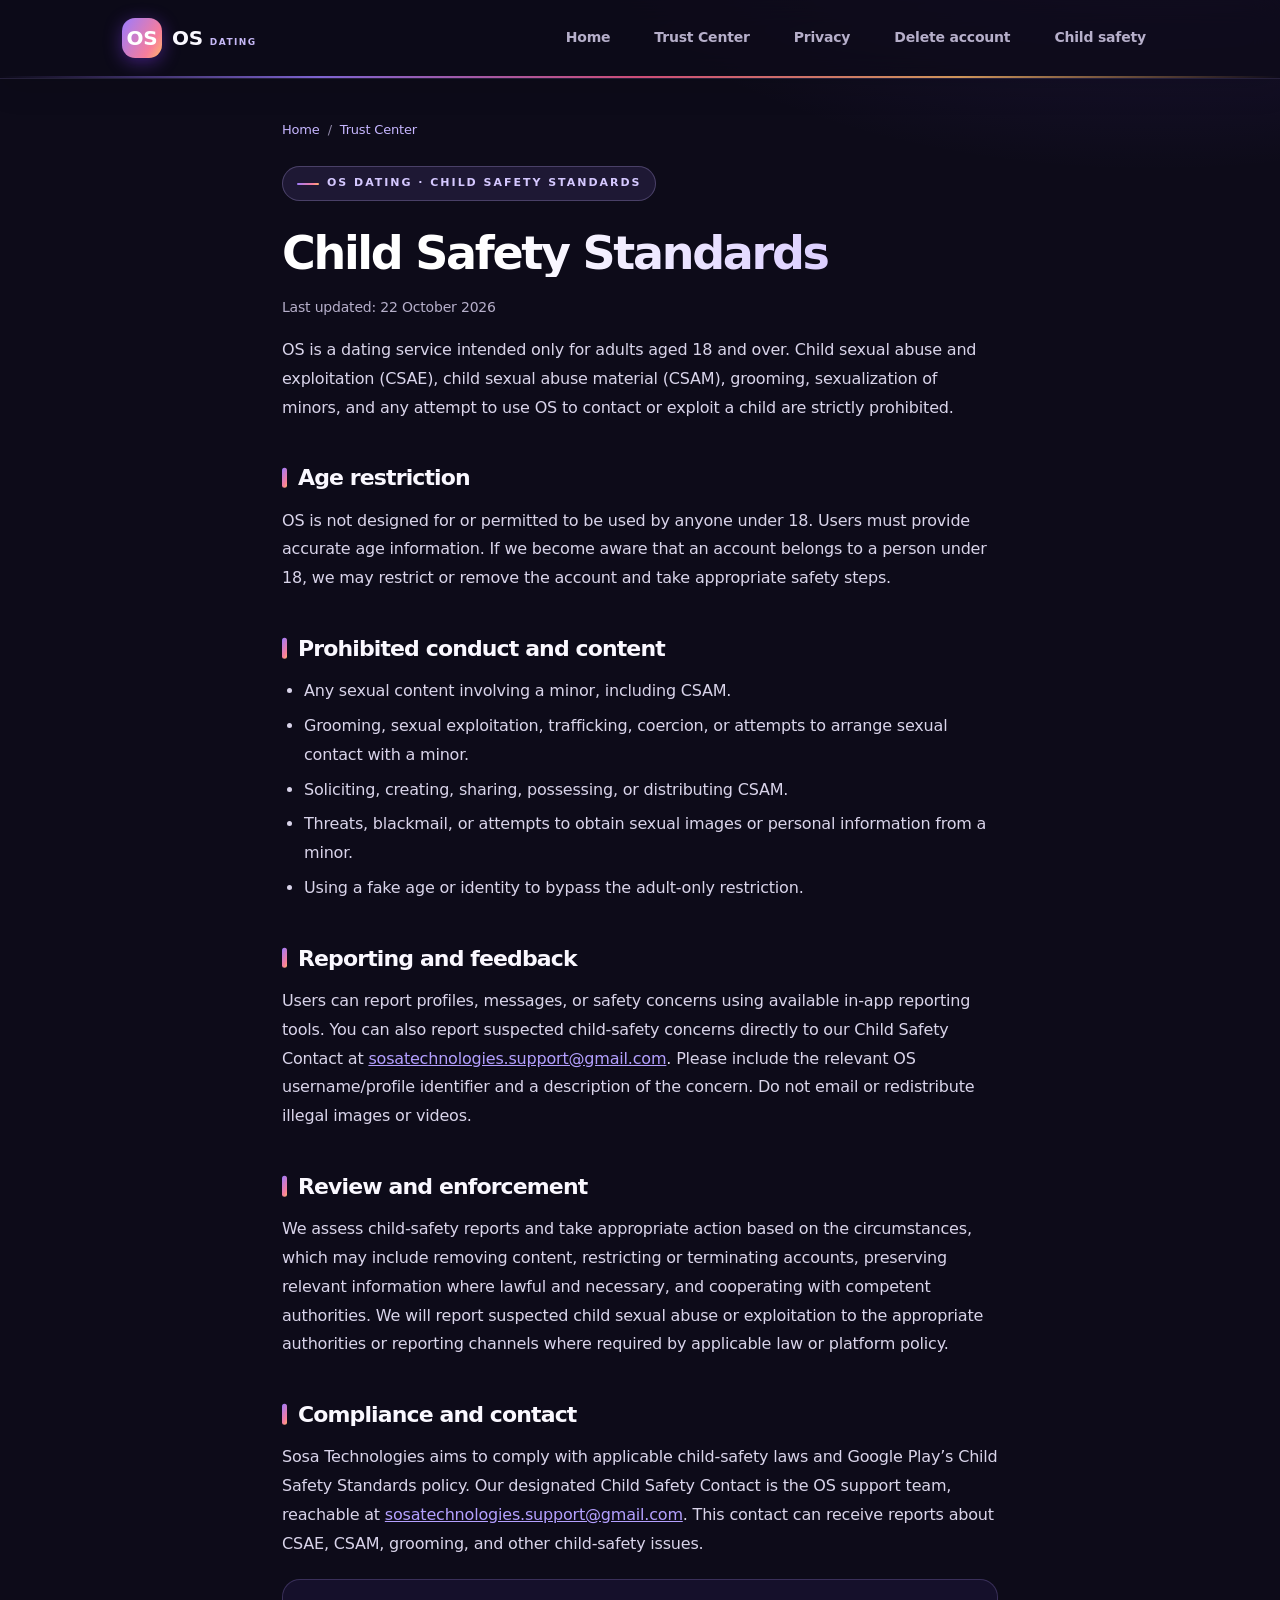
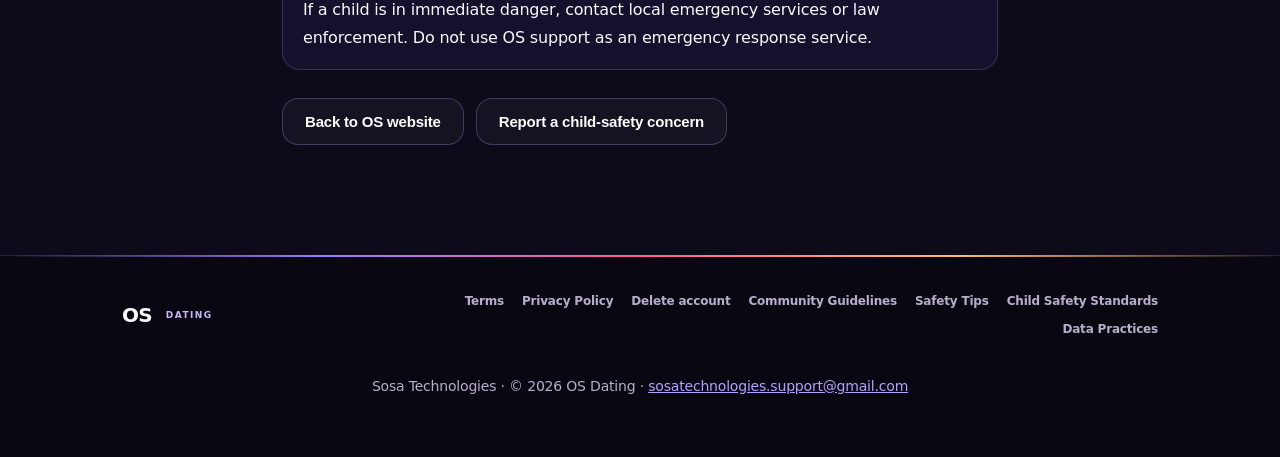
<file: child-safety/index.html>
<!doctype html><html lang="en"><head><meta charset="utf-8"><meta name="viewport" content="width=device-width, initial-scale=1, viewport-fit=cover"><meta name="robots" content="index,follow"><meta name="theme-color" content="#100D1F"><title>Child Safety Standards | OS Dating</title><meta name="description" content="Public child safety standards and reporting contact for OS, an adult-only dating app operated by Sosa Technologies."><link rel="stylesheet" href="/assets/site.css"></head><body><header class="legal-head"><div class="w legal-top"><a class="legal-home" href="/"><span class="mark" aria-hidden="true">OS</span><span>OS <small> DATING</small></span></a><nav aria-label="Main navigation"><a href="/">Home</a><a href="/safety-center/">Trust Center</a><a href="/privacy-policy/">Privacy</a><a href="/account-deletion/">Delete account</a><a href="/child-safety/">Child safety</a></nav></div></header><main><article class="w doc"><div class="legal-breadcrumb"><a href="/">Home</a><span> / </span><a href="/safety-center/">Trust Center</a></div><span class="eyebrow legal-eyebrow">OS DATING · CHILD SAFETY STANDARDS</span><h1>Child Safety Standards</h1><p class="up">Last updated: 22 October 2026</p>
<p>OS is a dating service intended only for adults aged 18 and over. Child sexual abuse and exploitation (CSAE), child sexual abuse material (CSAM), grooming, sexualization of minors, and any attempt to use OS to contact or exploit a child are strictly prohibited.</p>
<h2>Age restriction</h2><p>OS is not designed for or permitted to be used by anyone under 18. Users must provide accurate age information. If we become aware that an account belongs to a person under 18, we may restrict or remove the account and take appropriate safety steps.</p>
<h2>Prohibited conduct and content</h2><ul><li>Any sexual content involving a minor, including CSAM.</li><li>Grooming, sexual exploitation, trafficking, coercion, or attempts to arrange sexual contact with a minor.</li><li>Soliciting, creating, sharing, possessing, or distributing CSAM.</li><li>Threats, blackmail, or attempts to obtain sexual images or personal information from a minor.</li><li>Using a fake age or identity to bypass the adult-only restriction.</li></ul>
<h2>Reporting and feedback</h2><p>Users can report profiles, messages, or safety concerns using available in-app reporting tools. You can also report suspected child-safety concerns directly to our Child Safety Contact at <a href="mailto:sosatechnologies.support@gmail.com?subject=OS%20Child%20Safety%20Report">sosatechnologies.support@gmail.com</a>. Please include the relevant OS username/profile identifier and a description of the concern. Do not email or redistribute illegal images or videos.</p>
<h2>Review and enforcement</h2><p>We assess child-safety reports and take appropriate action based on the circumstances, which may include removing content, restricting or terminating accounts, preserving relevant information where lawful and necessary, and cooperating with competent authorities. We will report suspected child sexual abuse or exploitation to the appropriate authorities or reporting channels where required by applicable law or platform policy.</p>
<h2>Compliance and contact</h2><p>Sosa Technologies aims to comply with applicable child-safety laws and Google Play’s Child Safety Standards policy. Our designated Child Safety Contact is the OS support team, reachable at <a href="mailto:sosatechnologies.support@gmail.com">sosatechnologies.support@gmail.com</a>. This contact can receive reports about CSAE, CSAM, grooming, and other child-safety issues.</p>
<div class="note">If a child is in immediate danger, contact local emergency services or law enforcement. Do not use OS support as an emergency response service.</div><div class="legal-actions"><a class="btn secondary" href="/">Back to OS website</a><a class="btn secondary" href="mailto:sosatechnologies.support@gmail.com?subject=OS%20Child%20Safety%20Report">Report a child-safety concern</a></div></article></main><footer><div class="w"><a class="brand" href="/">OS <span class="footer-sub">DATING</span></a><nav aria-label="Legal links"><a href="/terms/">Terms</a><a href="/privacy-policy/">Privacy Policy</a><a href="/account-deletion/">Delete account</a><a href="/community-guidelines/">Community Guidelines</a><a href="/safety-tips/">Safety Tips</a><a href="/child-safety/">Child Safety Standards</a><a href="/data-practices/">Data Practices</a></nav><p class="made">Sosa Technologies · © 2026 OS Dating · <a href="mailto:sosatechnologies.support@gmail.com">sosatechnologies.support@gmail.com</a></p></div></footer><script src="/assets/fx.js" defer></script></body></html>
</file>
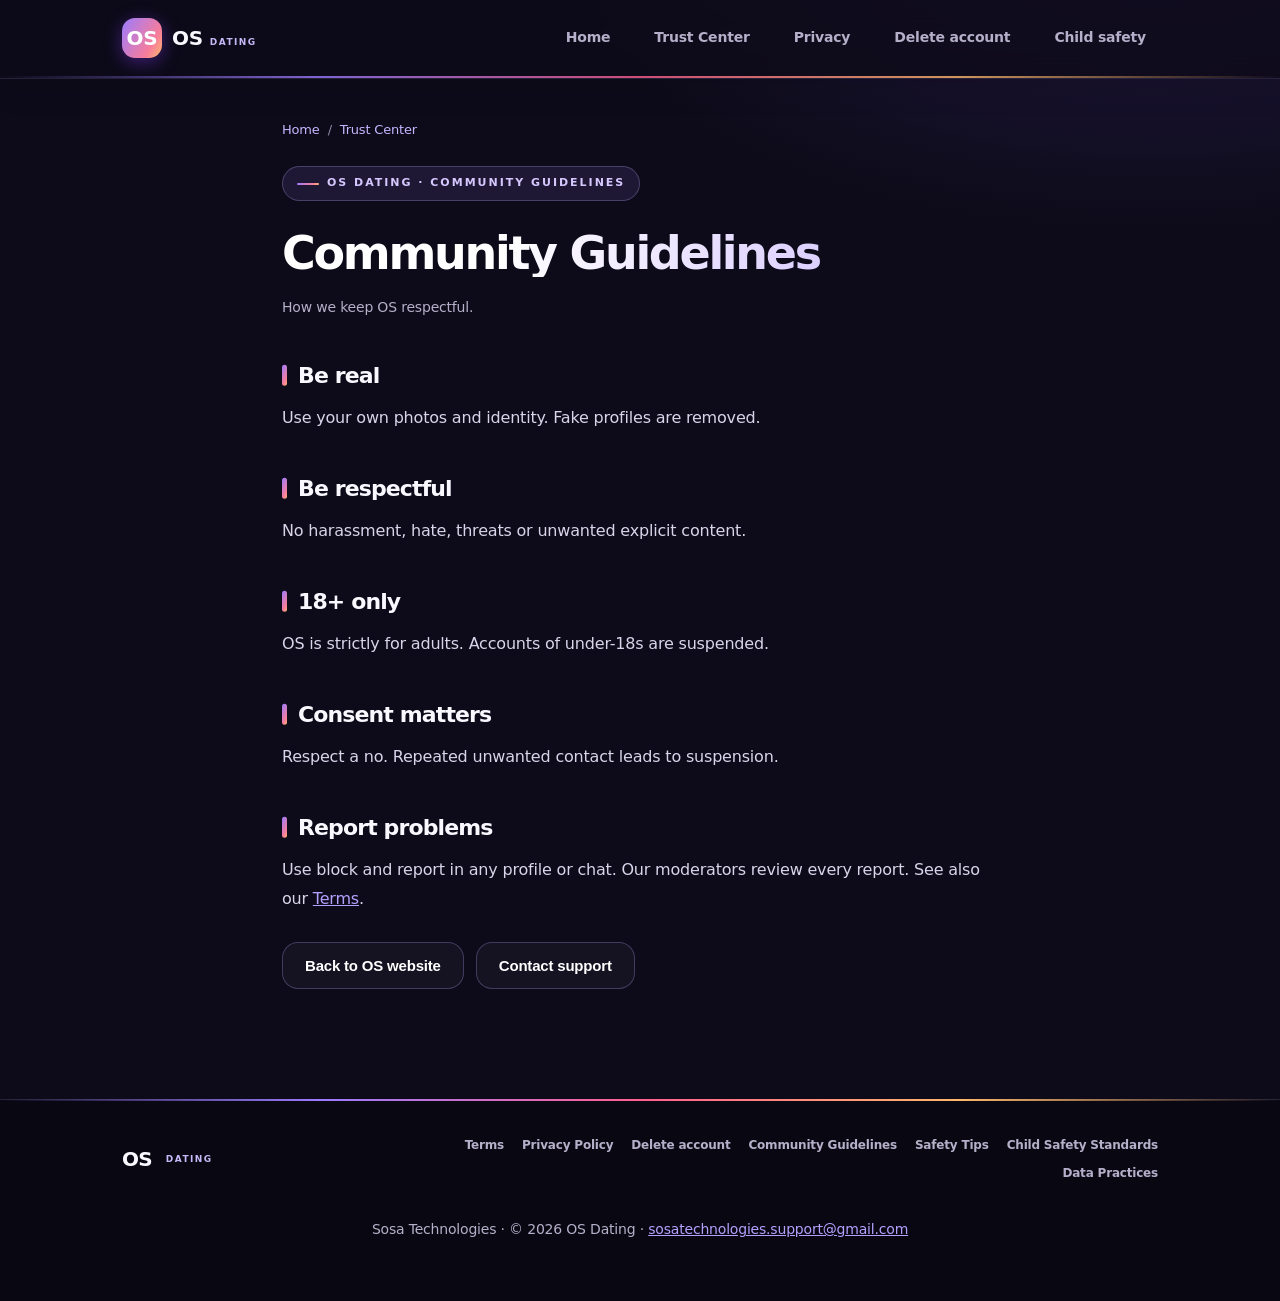
<file: community-guidelines/index.html>
<!doctype html><html lang="en"><head><meta charset="utf-8"><meta name="viewport" content="width=device-width, initial-scale=1, viewport-fit=cover"><meta name="robots" content="index,follow"><meta name="theme-color" content="#100D1F"><title>Community Guidelines | OS Dating</title><meta name="description" content="Community Guidelines for OS, the dating app operated by Sosa Technologies."><link rel="stylesheet" href="/assets/site.css"></head><body><header class="legal-head"><div class="w legal-top"><a class="legal-home" href="/"><span class="mark" aria-hidden="true">OS</span><span>OS <small> DATING</small></span></a><nav aria-label="Main navigation"><a href="/">Home</a><a href="/safety-center/">Trust Center</a><a href="/privacy-policy/">Privacy</a><a href="/account-deletion/">Delete account</a><a href="/child-safety/">Child safety</a></nav></div></header><main><article class="w doc"><div class="legal-breadcrumb"><a href="/">Home</a><span> / </span><a href="/safety-center/">Trust Center</a></div><span class="eyebrow legal-eyebrow">OS DATING · COMMUNITY GUIDELINES</span><h1>Community Guidelines</h1><p class="up">How we keep OS respectful.</p>
<h2>Be real</h2><p>Use your own photos and identity. Fake profiles are removed.</p>
<h2>Be respectful</h2><p>No harassment, hate, threats or unwanted explicit content.</p>
<h2>18+ only</h2><p>OS is strictly for adults. Accounts of under-18s are suspended.</p>
<h2>Consent matters</h2><p>Respect a no. Repeated unwanted contact leads to suspension.</p>
<h2>Report problems</h2><p>Use block and report in any profile or chat. Our moderators review every report. See also our <a href="/terms/">Terms</a>.</p><div class="legal-actions"><a class="btn secondary" href="/">Back to OS website</a><a class="btn secondary" href="mailto:sosatechnologies.support@gmail.com">Contact support</a></div></article></main><footer><div class="w"><a class="brand" href="/">OS <span class="footer-sub">DATING</span></a><nav aria-label="Legal links"><a href="/terms/">Terms</a><a href="/privacy-policy/">Privacy Policy</a><a href="/account-deletion/">Delete account</a><a href="/community-guidelines/">Community Guidelines</a><a href="/safety-tips/">Safety Tips</a><a href="/child-safety/">Child Safety Standards</a><a href="/data-practices/">Data Practices</a></nav><p class="made">Sosa Technologies · © 2026 OS Dating · <a href="mailto:sosatechnologies.support@gmail.com">sosatechnologies.support@gmail.com</a></p></div></footer><script src="/assets/fx.js" defer></script></body></html>
</file>
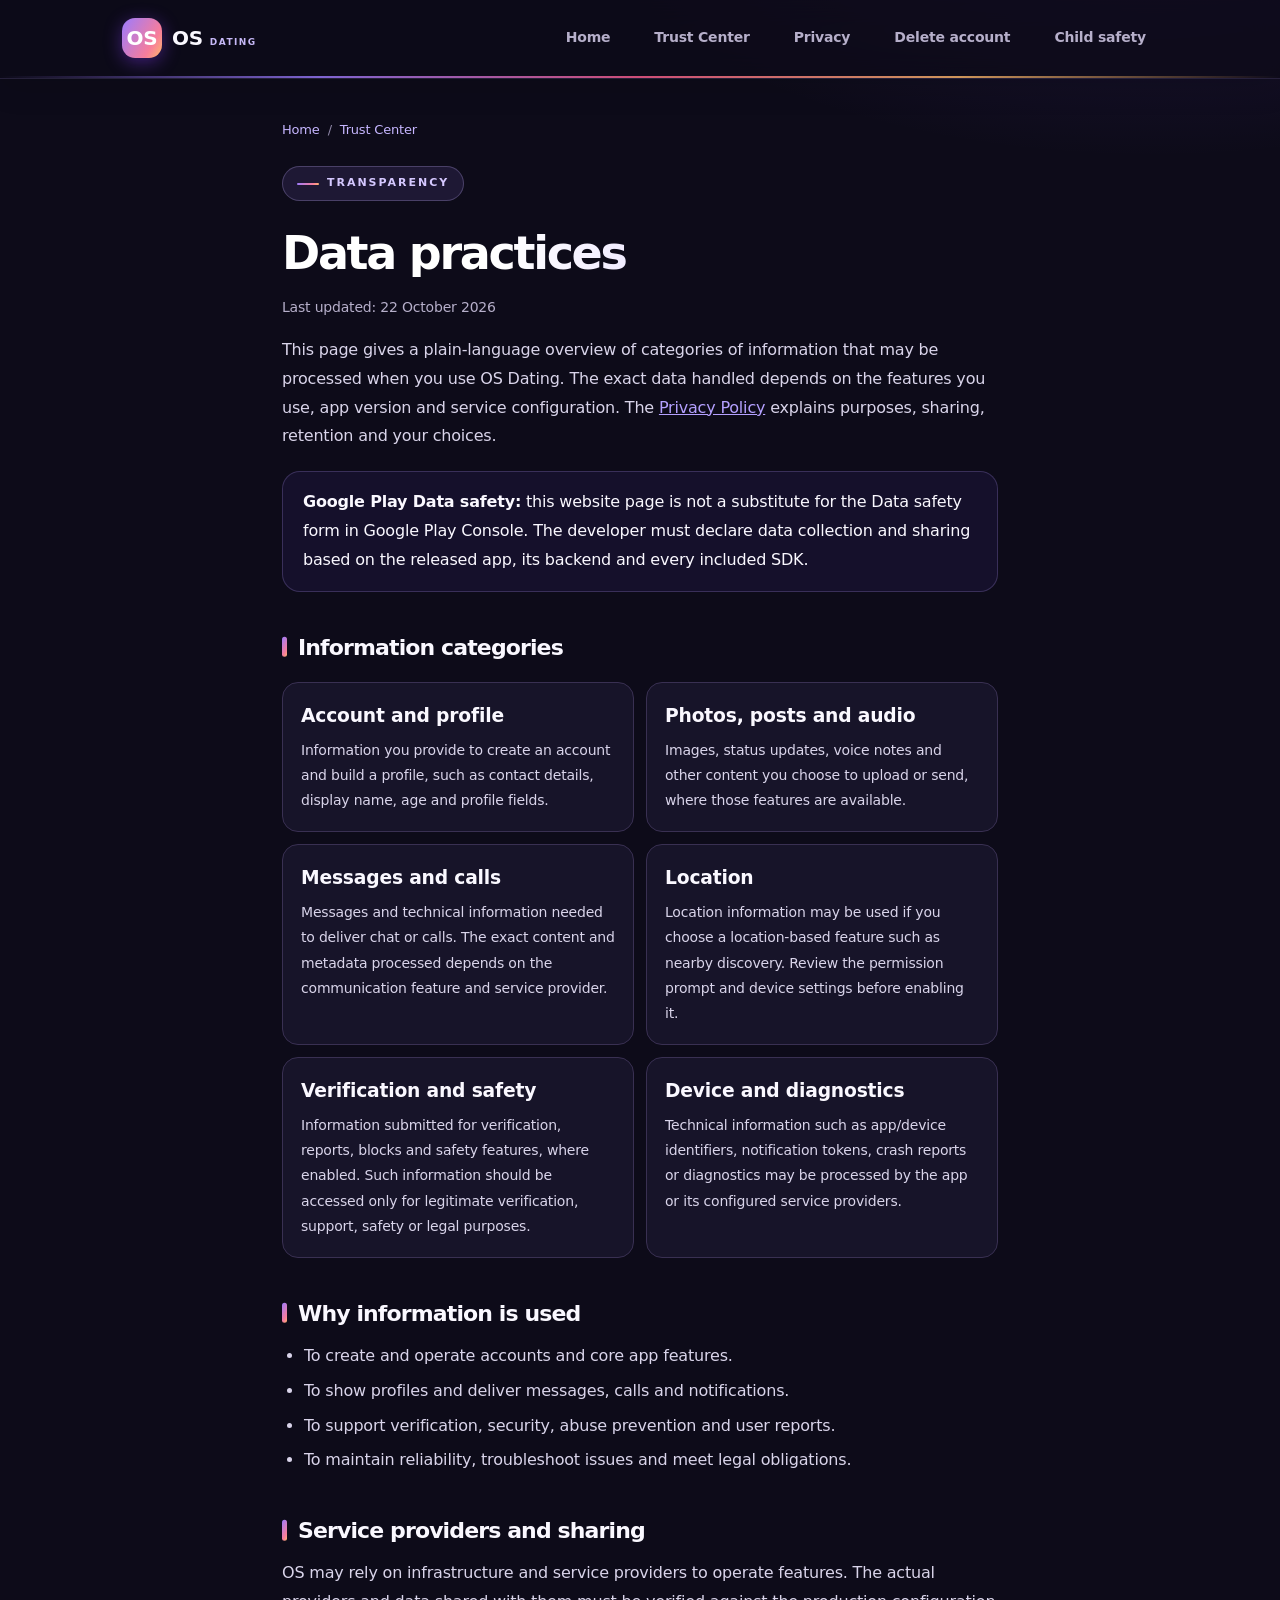
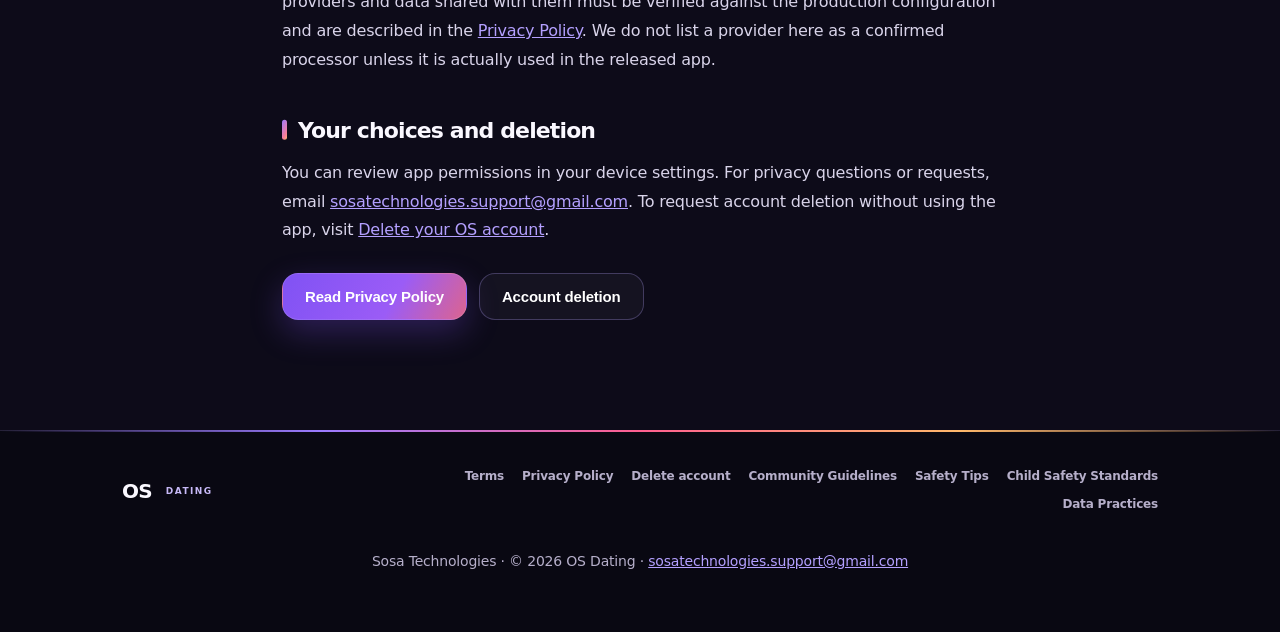
<file: data-practices/index.html>
<!doctype html><html lang="en"><head><meta charset="utf-8"><meta name="viewport" content="width=device-width, initial-scale=1, viewport-fit=cover"><meta name="robots" content="index,follow"><meta name="theme-color" content="#100D1F"><title>Data Practices | OS Dating</title><meta name="description" content="Plain-language overview of OS Dating data practices and links to privacy and deletion resources."><link rel="stylesheet" href="/assets/site.css"></head><body><header class="legal-head"><div class="w legal-top"><a class="legal-home" href="/"><span class="mark" aria-hidden="true">OS</span><span>OS <small> DATING</small></span></a><nav aria-label="Main navigation"><a href="/">Home</a><a href="/safety-center/">Trust Center</a><a href="/privacy-policy/">Privacy</a><a href="/account-deletion/">Delete account</a><a href="/child-safety/">Child safety</a></nav></div></header><main><article class="w doc"><div class="legal-breadcrumb"><a href="/">Home</a><span> / </span><a href="/safety-center/">Trust Center</a></div><span class="eyebrow legal-eyebrow">TRANSPARENCY</span><h1>Data practices</h1><p class="up">Last updated: 22 October 2026</p><p>This page gives a plain-language overview of categories of information that may be processed when you use OS Dating. The exact data handled depends on the features you use, app version and service configuration. The <a href="/privacy-policy/">Privacy Policy</a> explains purposes, sharing, retention and your choices.</p><div class="note"><b>Google Play Data safety:</b> this website page is not a substitute for the Data safety form in Google Play Console. The developer must declare data collection and sharing based on the released app, its backend and every included SDK.</div><h2>Information categories</h2><div class="data-list"><section><h3>Account and profile</h3><p>Information you provide to create an account and build a profile, such as contact details, display name, age and profile fields.</p></section><section><h3>Photos, posts and audio</h3><p>Images, status updates, voice notes and other content you choose to upload or send, where those features are available.</p></section><section><h3>Messages and calls</h3><p>Messages and technical information needed to deliver chat or calls. The exact content and metadata processed depends on the communication feature and service provider.</p></section><section><h3>Location</h3><p>Location information may be used if you choose a location-based feature such as nearby discovery. Review the permission prompt and device settings before enabling it.</p></section><section><h3>Verification and safety</h3><p>Information submitted for verification, reports, blocks and safety features, where enabled. Such information should be accessed only for legitimate verification, support, safety or legal purposes.</p></section><section><h3>Device and diagnostics</h3><p>Technical information such as app/device identifiers, notification tokens, crash reports or diagnostics may be processed by the app or its configured service providers.</p></section></div><h2>Why information is used</h2><ul><li>To create and operate accounts and core app features.</li><li>To show profiles and deliver messages, calls and notifications.</li><li>To support verification, security, abuse prevention and user reports.</li><li>To maintain reliability, troubleshoot issues and meet legal obligations.</li></ul><h2>Service providers and sharing</h2><p>OS may rely on infrastructure and service providers to operate features. The actual providers and data shared with them must be verified against the production configuration and are described in the <a href="/privacy-policy/">Privacy Policy</a>. We do not list a provider here as a confirmed processor unless it is actually used in the released app.</p><h2>Your choices and deletion</h2><p>You can review app permissions in your device settings. For privacy questions or requests, email <a href="mailto:sosatechnologies.support@gmail.com">sosatechnologies.support@gmail.com</a>. To request account deletion without using the app, visit <a href="/account-deletion/">Delete your OS account</a>.</p><div class="legal-actions"><a class="btn" href="/privacy-policy/">Read Privacy Policy</a><a class="btn secondary" href="/account-deletion/">Account deletion</a></div></article></main><footer><div class="w"><a class="brand" href="/">OS <span class="footer-sub">DATING</span></a><nav aria-label="Legal links"><a href="/terms/">Terms</a><a href="/privacy-policy/">Privacy Policy</a><a href="/account-deletion/">Delete account</a><a href="/community-guidelines/">Community Guidelines</a><a href="/safety-tips/">Safety Tips</a><a href="/child-safety/">Child Safety Standards</a><a href="/data-practices/">Data Practices</a></nav><p class="made">Sosa Technologies · © 2026 OS Dating · <a href="mailto:sosatechnologies.support@gmail.com">sosatechnologies.support@gmail.com</a></p></div></footer><script src="/assets/fx.js" defer></script></body></html>
</file>
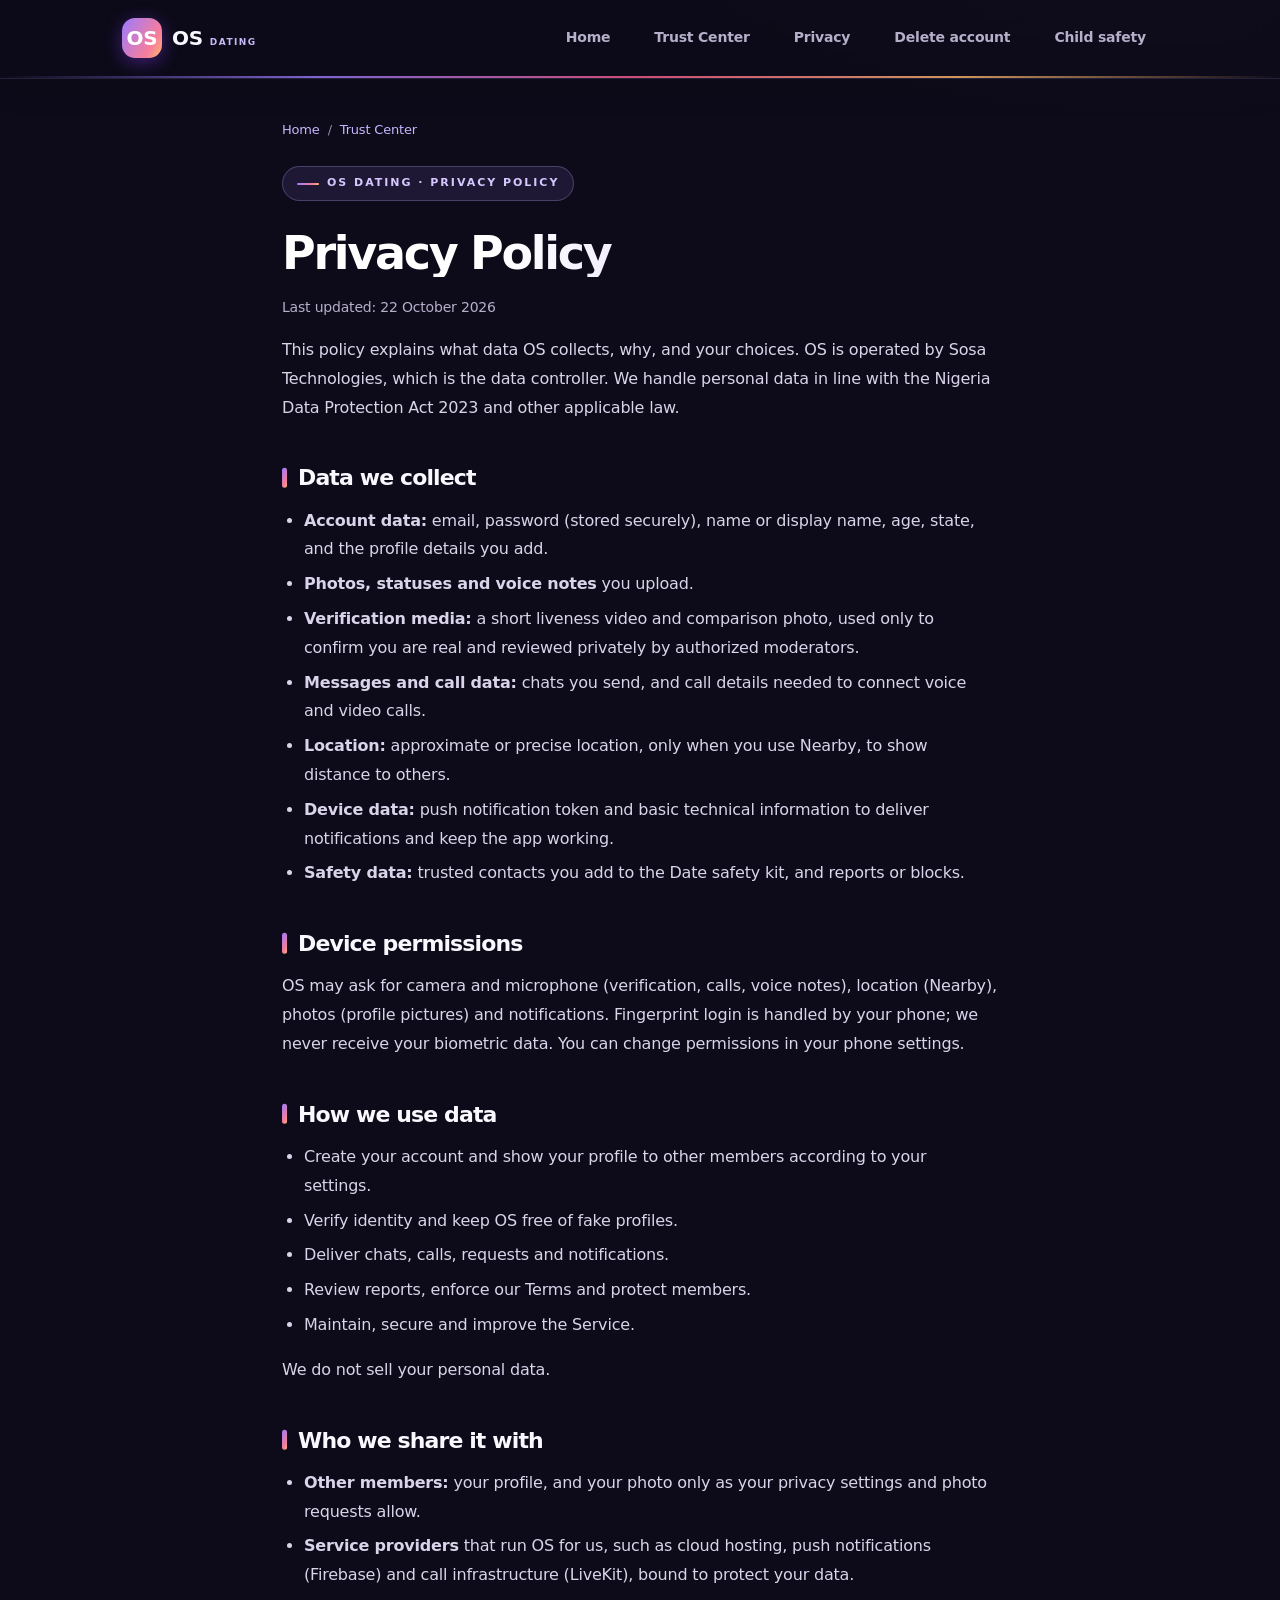
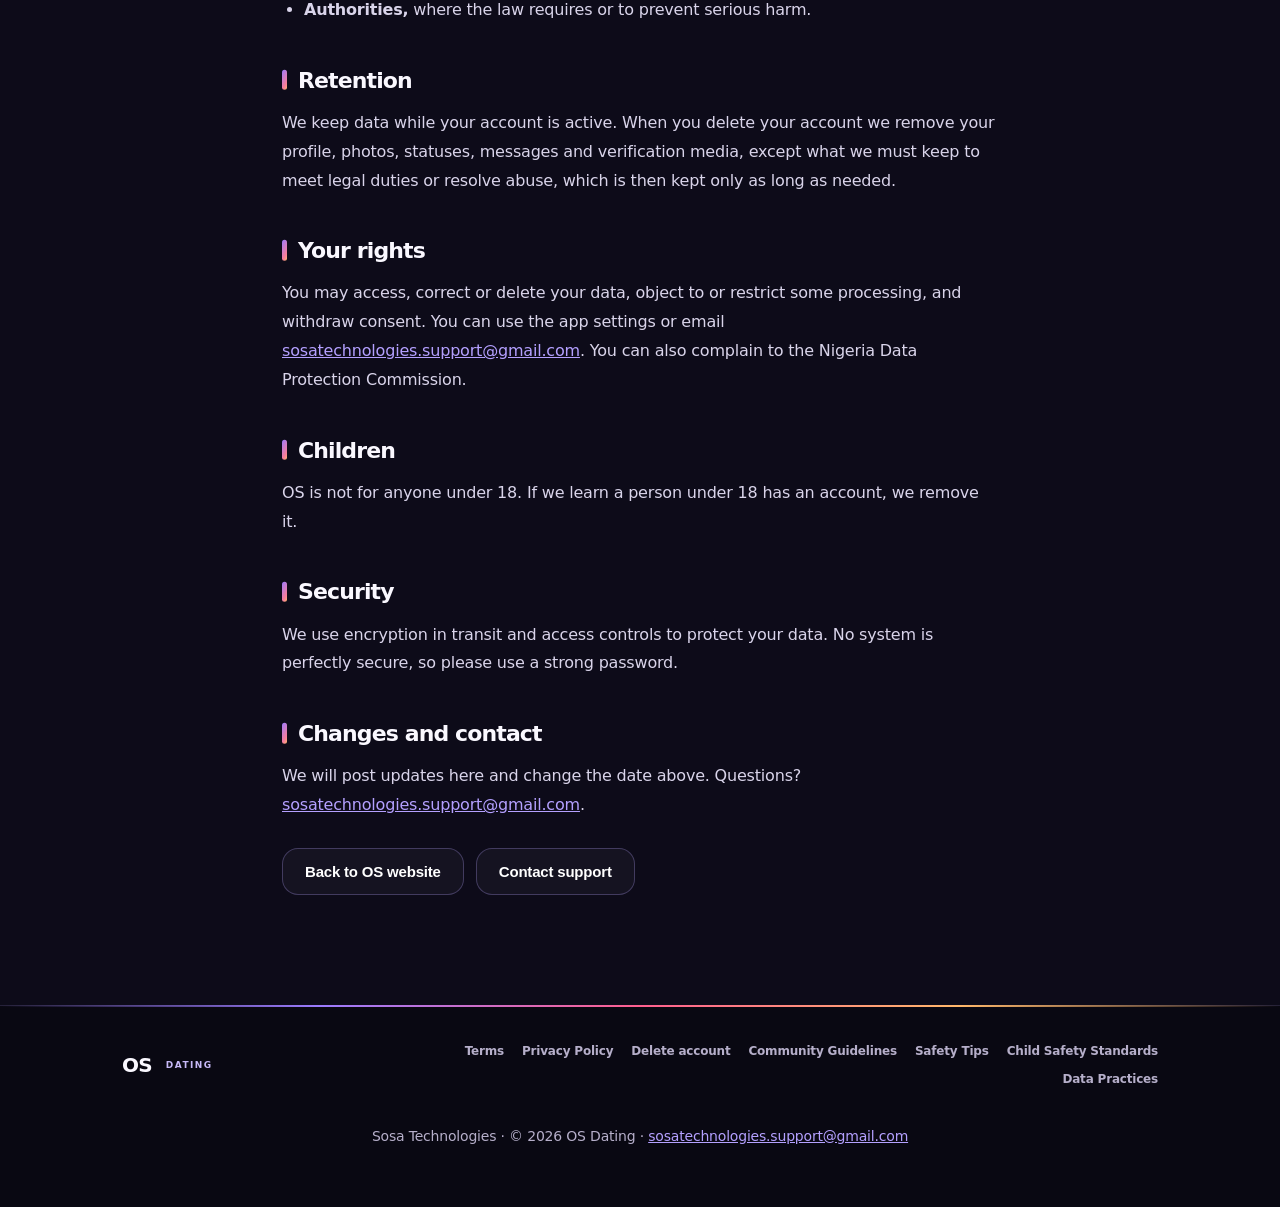
<file: privacy-policy/index.html>
<!doctype html><html lang="en"><head><meta charset="utf-8"><meta name="viewport" content="width=device-width, initial-scale=1, viewport-fit=cover"><meta name="robots" content="index,follow"><meta name="theme-color" content="#100D1F"><title>Privacy Policy | OS Dating</title><meta name="description" content="Privacy Policy for OS, the dating app operated by Sosa Technologies."><link rel="stylesheet" href="/assets/site.css"></head><body><header class="legal-head"><div class="w legal-top"><a class="legal-home" href="/"><span class="mark" aria-hidden="true">OS</span><span>OS <small> DATING</small></span></a><nav aria-label="Main navigation"><a href="/">Home</a><a href="/safety-center/">Trust Center</a><a href="/privacy-policy/">Privacy</a><a href="/account-deletion/">Delete account</a><a href="/child-safety/">Child safety</a></nav></div></header><main><article class="w doc"><div class="legal-breadcrumb"><a href="/">Home</a><span> / </span><a href="/safety-center/">Trust Center</a></div><span class="eyebrow legal-eyebrow">OS DATING · PRIVACY POLICY</span><h1>Privacy Policy</h1><p class="up">Last updated: 22 October 2026</p>
<p>This policy explains what data OS collects, why, and your choices. OS is operated by Sosa Technologies, which is the data controller. We handle personal data in line with the Nigeria Data Protection Act 2023 and other applicable law.</p>
<h2>Data we collect</h2><ul><li><b>Account data:</b> email, password (stored securely), name or display name, age, state, and the profile details you add.</li><li><b>Photos, statuses and voice notes</b> you upload.</li><li><b>Verification media:</b> a short liveness video and comparison photo, used only to confirm you are real and reviewed privately by authorized moderators.</li><li><b>Messages and call data:</b> chats you send, and call details needed to connect voice and video calls.</li><li><b>Location:</b> approximate or precise location, only when you use Nearby, to show distance to others.</li><li><b>Device data:</b> push notification token and basic technical information to deliver notifications and keep the app working.</li><li><b>Safety data:</b> trusted contacts you add to the Date safety kit, and reports or blocks.</li></ul>
<h2>Device permissions</h2><p>OS may ask for camera and microphone (verification, calls, voice notes), location (Nearby), photos (profile pictures) and notifications. Fingerprint login is handled by your phone; we never receive your biometric data. You can change permissions in your phone settings.</p>
<h2>How we use data</h2><ul><li>Create your account and show your profile to other members according to your settings.</li><li>Verify identity and keep OS free of fake profiles.</li><li>Deliver chats, calls, requests and notifications.</li><li>Review reports, enforce our Terms and protect members.</li><li>Maintain, secure and improve the Service.</li></ul><p>We do not sell your personal data.</p>
<h2>Who we share it with</h2><ul><li><b>Other members:</b> your profile, and your photo only as your privacy settings and photo requests allow.</li><li><b>Service providers</b> that run OS for us, such as cloud hosting, push notifications (Firebase) and call infrastructure (LiveKit), bound to protect your data.</li><li><b>Authorities,</b> where the law requires or to prevent serious harm.</li></ul>
<h2>Retention</h2><p>We keep data while your account is active. When you delete your account we remove your profile, photos, statuses, messages and verification media, except what we must keep to meet legal duties or resolve abuse, which is then kept only as long as needed.</p>
<h2>Your rights</h2><p>You may access, correct or delete your data, object to or restrict some processing, and withdraw consent. You can use the app settings or email <a href="mailto:sosatechnologies.support@gmail.com">sosatechnologies.support@gmail.com</a>. You can also complain to the Nigeria Data Protection Commission.</p>
<h2>Children</h2><p>OS is not for anyone under 18. If we learn a person under 18 has an account, we remove it.</p>
<h2>Security</h2><p>We use encryption in transit and access controls to protect your data. No system is perfectly secure, so please use a strong password.</p>
<h2>Changes and contact</h2><p>We will post updates here and change the date above. Questions? <a href="mailto:sosatechnologies.support@gmail.com">sosatechnologies.support@gmail.com</a>.</p><div class="legal-actions"><a class="btn secondary" href="/">Back to OS website</a><a class="btn secondary" href="mailto:sosatechnologies.support@gmail.com">Contact support</a></div></article></main><footer><div class="w"><a class="brand" href="/">OS <span class="footer-sub">DATING</span></a><nav aria-label="Legal links"><a href="/terms/">Terms</a><a href="/privacy-policy/">Privacy Policy</a><a href="/account-deletion/">Delete account</a><a href="/community-guidelines/">Community Guidelines</a><a href="/safety-tips/">Safety Tips</a><a href="/child-safety/">Child Safety Standards</a><a href="/data-practices/">Data Practices</a></nav><p class="made">Sosa Technologies · © 2026 OS Dating · <a href="mailto:sosatechnologies.support@gmail.com">sosatechnologies.support@gmail.com</a></p></div></footer><script src="/assets/fx.js" defer></script></body></html>
</file>
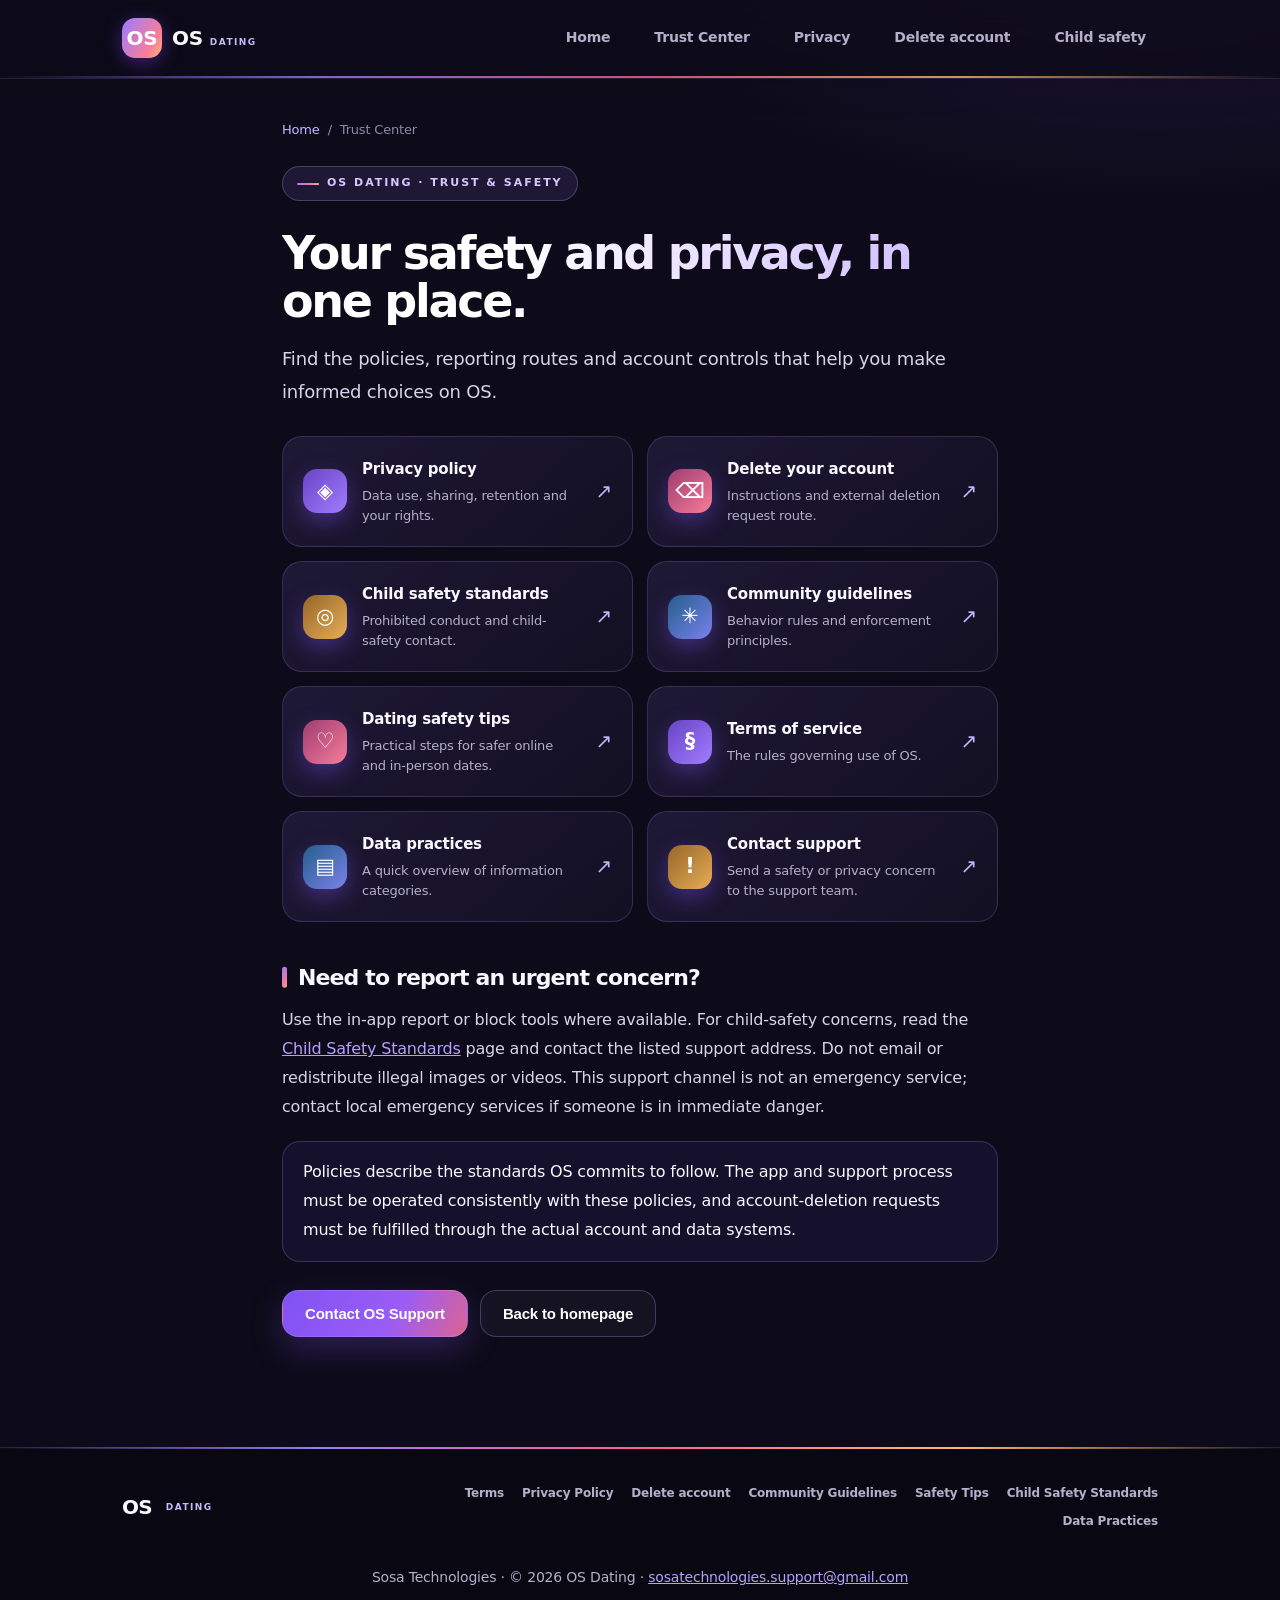
<file: safety-center/index.html>
<!doctype html><html lang="en"><head><meta charset="utf-8"><meta name="viewport" content="width=device-width, initial-scale=1, viewport-fit=cover"><meta name="robots" content="index,follow"><meta name="theme-color" content="#100D1F"><title>Trust & Safety Center | OS Dating</title><meta name="description" content="OS Dating Trust and Safety Center with privacy, account deletion, child safety and community policies."><link rel="stylesheet" href="/assets/site.css"></head><body><header class="legal-head"><div class="w legal-top"><a class="legal-home" href="/"><span class="mark" aria-hidden="true">OS</span><span>OS <small> DATING</small></span></a><nav aria-label="Main navigation"><a href="/">Home</a><a href="/safety-center/">Trust Center</a><a href="/privacy-policy/">Privacy</a><a href="/account-deletion/">Delete account</a><a href="/child-safety/">Child safety</a></nav></div></header><main><article class="w doc"><div class="legal-breadcrumb"><a href="/">Home</a><span> / </span><span>Trust Center</span></div><span class="eyebrow legal-eyebrow">OS DATING · TRUST &amp; SAFETY</span><h1>Your safety and privacy, in one place.</h1><p class="lead legal-lead">Find the policies, reporting routes and account controls that help you make informed choices on OS.</p><div class="trust-grid trust-grid-legal"><a class="trust-card" href="/privacy-policy/"><span class="trust-icon">◈</span><span><b>Privacy policy</b><small>Data use, sharing, retention and your rights.</small></span><span class="arrow">↗</span></a><a class="trust-card" href="/account-deletion/"><span class="trust-icon coral">⌫</span><span><b>Delete your account</b><small>Instructions and external deletion request route.</small></span><span class="arrow">↗</span></a><a class="trust-card" href="/child-safety/"><span class="trust-icon amber">◎</span><span><b>Child safety standards</b><small>Prohibited conduct and child-safety contact.</small></span><span class="arrow">↗</span></a><a class="trust-card" href="/community-guidelines/"><span class="trust-icon blue">✳</span><span><b>Community guidelines</b><small>Behavior rules and enforcement principles.</small></span><span class="arrow">↗</span></a><a class="trust-card" href="/safety-tips/"><span class="trust-icon coral">♡</span><span><b>Dating safety tips</b><small>Practical steps for safer online and in-person dates.</small></span><span class="arrow">↗</span></a><a class="trust-card" href="/terms/"><span class="trust-icon">§</span><span><b>Terms of service</b><small>The rules governing use of OS.</small></span><span class="arrow">↗</span></a><a class="trust-card" href="/data-practices/"><span class="trust-icon blue">▤</span><span><b>Data practices</b><small>A quick overview of information categories.</small></span><span class="arrow">↗</span></a><a class="trust-card" href="mailto:sosatechnologies.support@gmail.com?subject=OS%20Safety%20Concern"><span class="trust-icon amber">!</span><span><b>Contact support</b><small>Send a safety or privacy concern to the support team.</small></span><span class="arrow">↗</span></a></div><h2>Need to report an urgent concern?</h2><p>Use the in-app report or block tools where available. For child-safety concerns, read the <a href="/child-safety/">Child Safety Standards</a> page and contact the listed support address. Do not email or redistribute illegal images or videos. This support channel is not an emergency service; contact local emergency services if someone is in immediate danger.</p><div class="note">Policies describe the standards OS commits to follow. The app and support process must be operated consistently with these policies, and account-deletion requests must be fulfilled through the actual account and data systems.</div><div class="legal-actions"><a class="btn" href="mailto:sosatechnologies.support@gmail.com">Contact OS Support</a><a class="btn secondary" href="/">Back to homepage</a></div></article></main><footer><div class="w"><a class="brand" href="/">OS <span class="footer-sub">DATING</span></a><nav aria-label="Legal links"><a href="/terms/">Terms</a><a href="/privacy-policy/">Privacy Policy</a><a href="/account-deletion/">Delete account</a><a href="/community-guidelines/">Community Guidelines</a><a href="/safety-tips/">Safety Tips</a><a href="/child-safety/">Child Safety Standards</a><a href="/data-practices/">Data Practices</a></nav><p class="made">Sosa Technologies · © 2026 OS Dating · <a href="mailto:sosatechnologies.support@gmail.com">sosatechnologies.support@gmail.com</a></p></div></footer><script src="/assets/fx.js" defer></script></body></html>
</file>
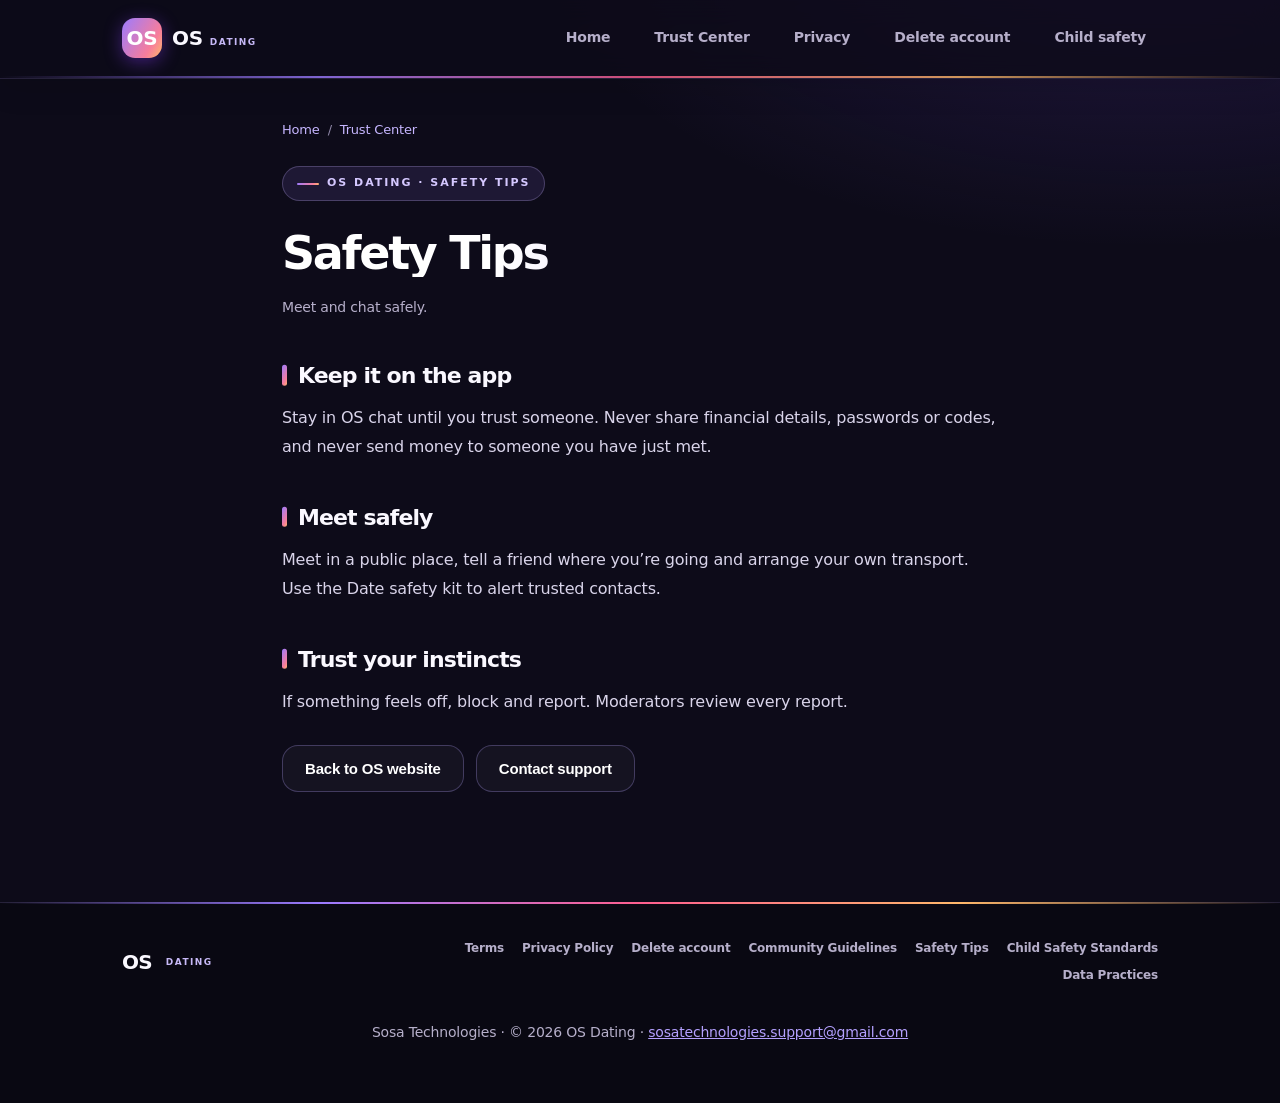
<file: safety-tips/index.html>
<!doctype html><html lang="en"><head><meta charset="utf-8"><meta name="viewport" content="width=device-width, initial-scale=1, viewport-fit=cover"><meta name="robots" content="index,follow"><meta name="theme-color" content="#100D1F"><title>Safety Tips | OS Dating</title><meta name="description" content="Safety Tips for OS, the dating app operated by Sosa Technologies."><link rel="stylesheet" href="/assets/site.css"></head><body><header class="legal-head"><div class="w legal-top"><a class="legal-home" href="/"><span class="mark" aria-hidden="true">OS</span><span>OS <small> DATING</small></span></a><nav aria-label="Main navigation"><a href="/">Home</a><a href="/safety-center/">Trust Center</a><a href="/privacy-policy/">Privacy</a><a href="/account-deletion/">Delete account</a><a href="/child-safety/">Child safety</a></nav></div></header><main><article class="w doc"><div class="legal-breadcrumb"><a href="/">Home</a><span> / </span><a href="/safety-center/">Trust Center</a></div><span class="eyebrow legal-eyebrow">OS DATING · SAFETY TIPS</span><h1>Safety Tips</h1><p class="up">Meet and chat safely.</p>
<h2>Keep it on the app</h2><p>Stay in OS chat until you trust someone. Never share financial details, passwords or codes, and never send money to someone you have just met.</p>
<h2>Meet safely</h2><p>Meet in a public place, tell a friend where you’re going and arrange your own transport. Use the Date safety kit to alert trusted contacts.</p>
<h2>Trust your instincts</h2><p>If something feels off, block and report. Moderators review every report.</p><div class="legal-actions"><a class="btn secondary" href="/">Back to OS website</a><a class="btn secondary" href="mailto:sosatechnologies.support@gmail.com">Contact support</a></div></article></main><footer><div class="w"><a class="brand" href="/">OS <span class="footer-sub">DATING</span></a><nav aria-label="Legal links"><a href="/terms/">Terms</a><a href="/privacy-policy/">Privacy Policy</a><a href="/account-deletion/">Delete account</a><a href="/community-guidelines/">Community Guidelines</a><a href="/safety-tips/">Safety Tips</a><a href="/child-safety/">Child Safety Standards</a><a href="/data-practices/">Data Practices</a></nav><p class="made">Sosa Technologies · © 2026 OS Dating · <a href="mailto:sosatechnologies.support@gmail.com">sosatechnologies.support@gmail.com</a></p></div></footer><script src="/assets/fx.js" defer></script></body></html>
</file>
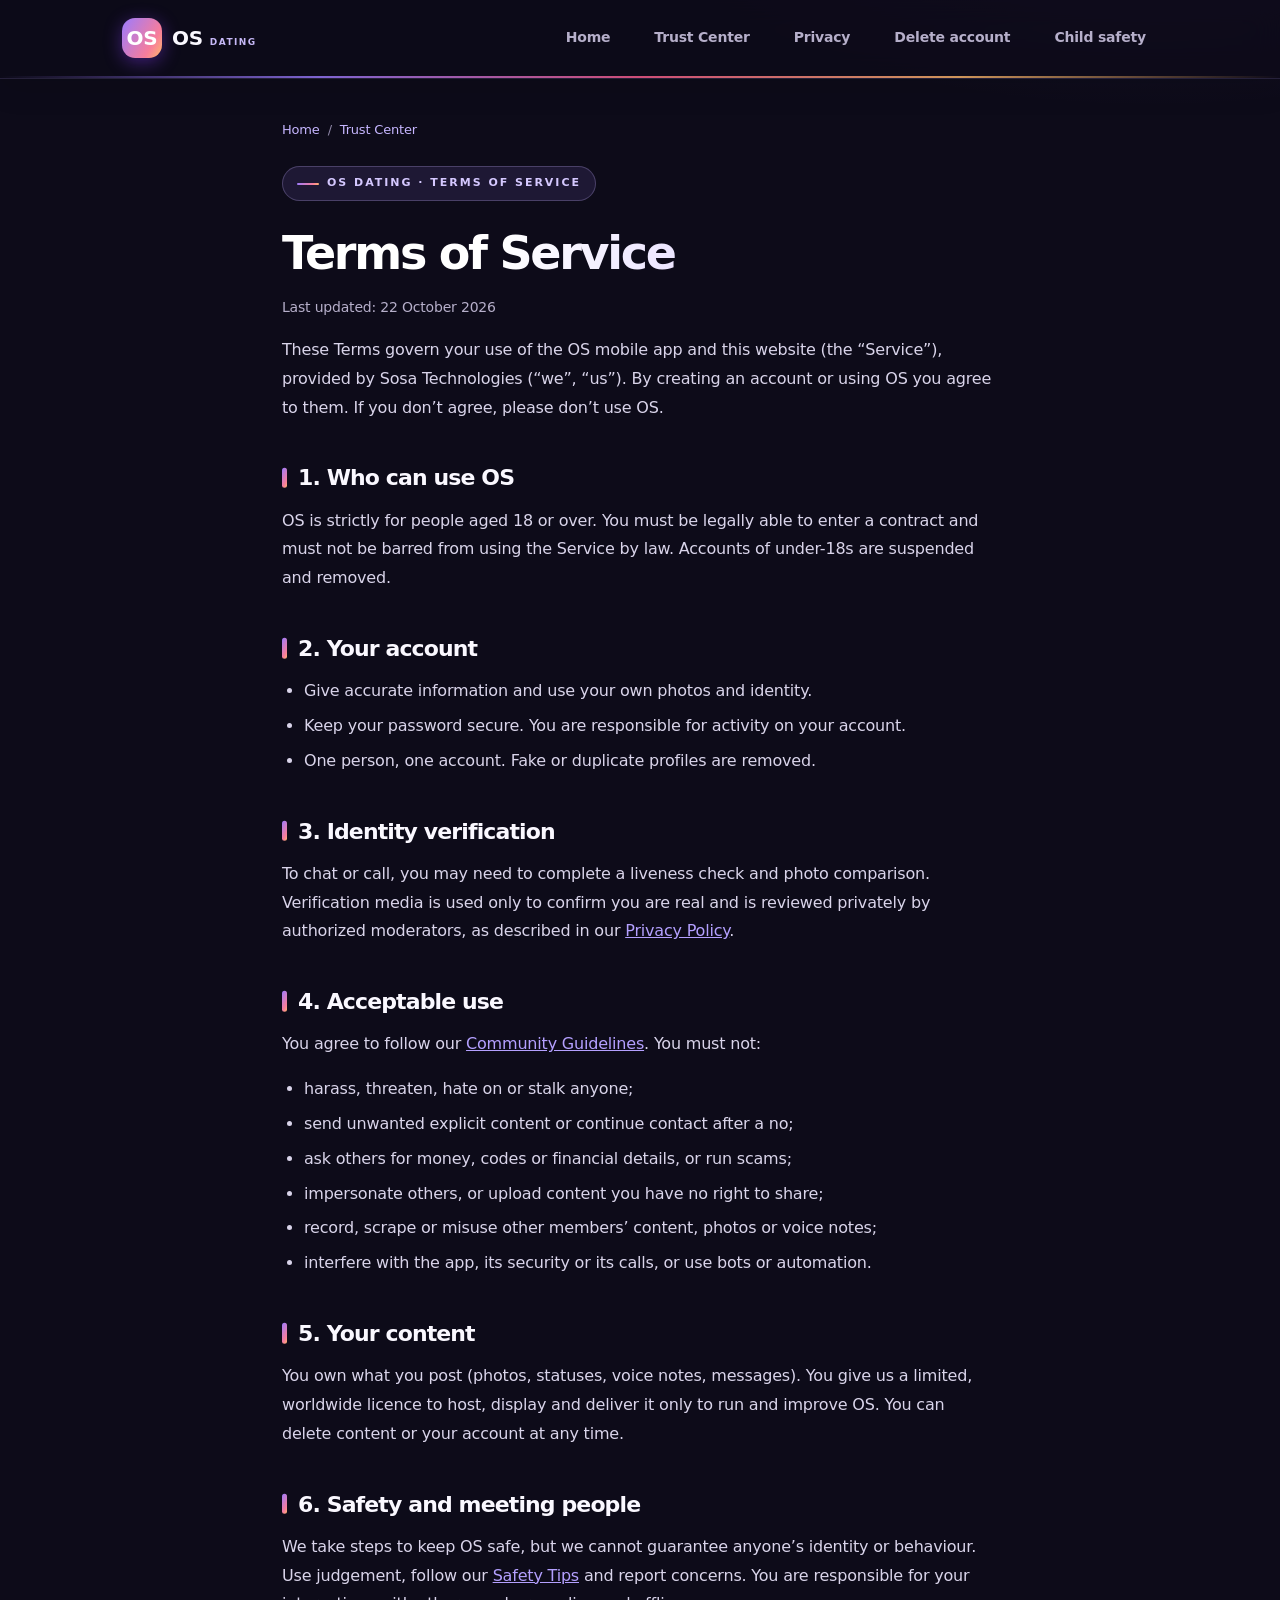
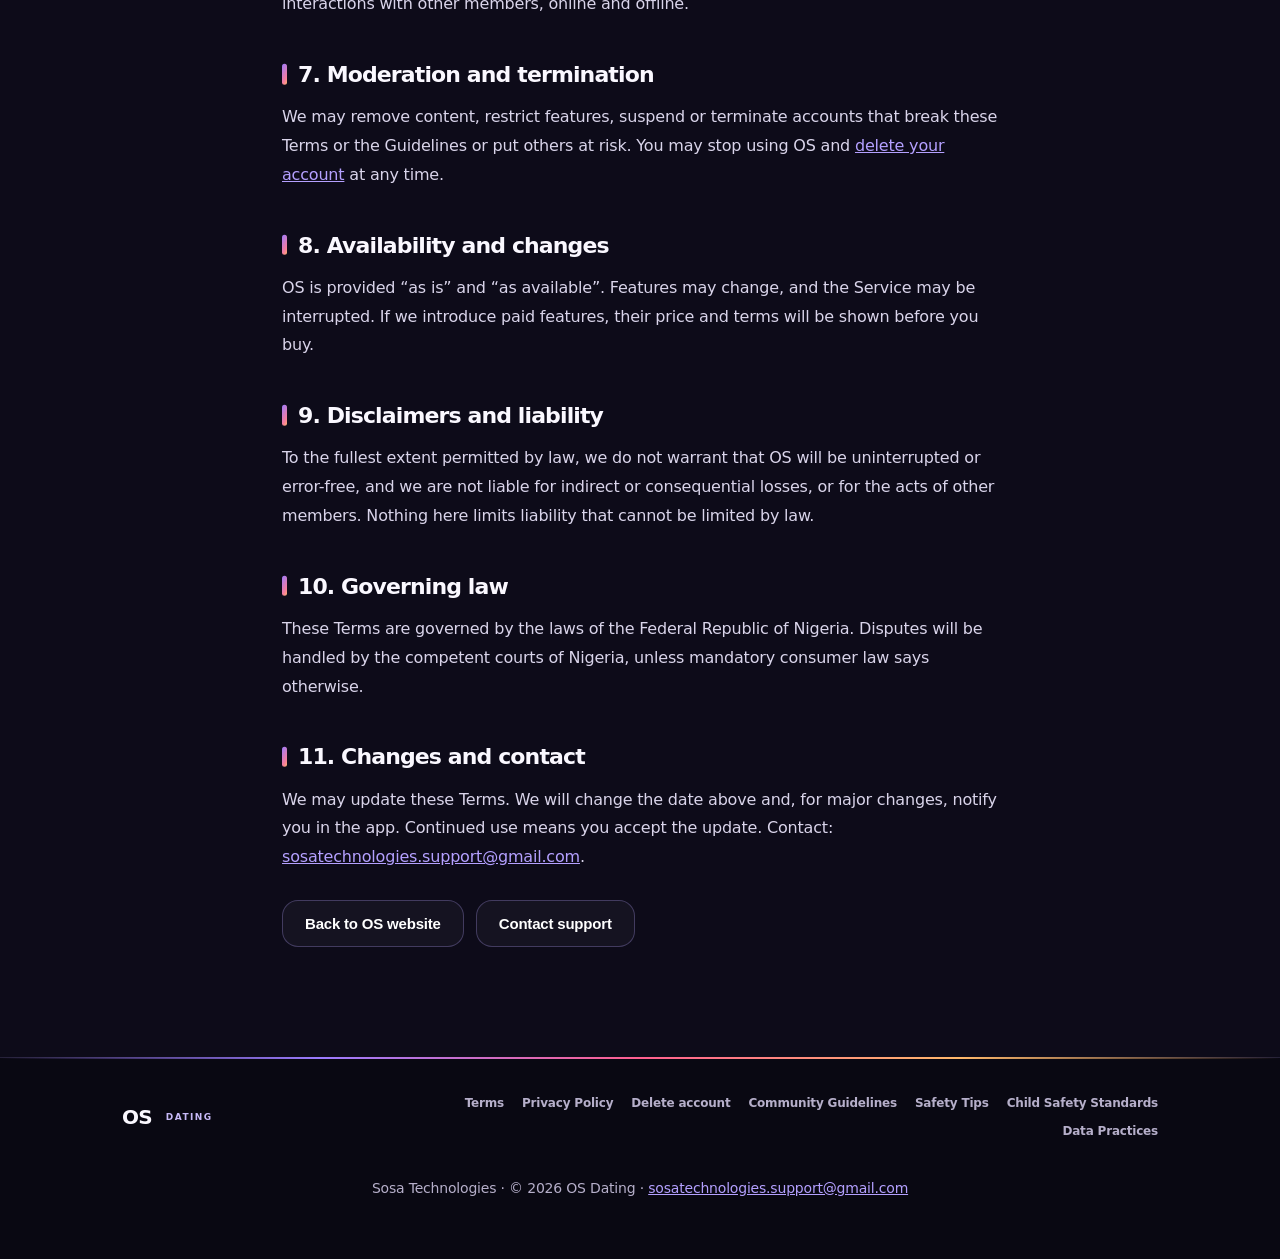
<file: terms/index.html>
<!doctype html><html lang="en"><head><meta charset="utf-8"><meta name="viewport" content="width=device-width, initial-scale=1, viewport-fit=cover"><meta name="robots" content="index,follow"><meta name="theme-color" content="#100D1F"><title>Terms of Service | OS Dating</title><meta name="description" content="Terms of Service for OS, the dating app operated by Sosa Technologies."><link rel="stylesheet" href="/assets/site.css"></head><body><header class="legal-head"><div class="w legal-top"><a class="legal-home" href="/"><span class="mark" aria-hidden="true">OS</span><span>OS <small> DATING</small></span></a><nav aria-label="Main navigation"><a href="/">Home</a><a href="/safety-center/">Trust Center</a><a href="/privacy-policy/">Privacy</a><a href="/account-deletion/">Delete account</a><a href="/child-safety/">Child safety</a></nav></div></header><main><article class="w doc"><div class="legal-breadcrumb"><a href="/">Home</a><span> / </span><a href="/safety-center/">Trust Center</a></div><span class="eyebrow legal-eyebrow">OS DATING · TERMS OF SERVICE</span><h1>Terms of Service</h1><p class="up">Last updated: 22 October 2026</p>
<p>These Terms govern your use of the OS mobile app and this website (the “Service”), provided by Sosa Technologies (“we”, “us”). By creating an account or using OS you agree to them. If you don’t agree, please don’t use OS.</p>
<h2>1. Who can use OS</h2><p>OS is strictly for people aged 18 or over. You must be legally able to enter a contract and must not be barred from using the Service by law. Accounts of under-18s are suspended and removed.</p>
<h2>2. Your account</h2><ul><li>Give accurate information and use your own photos and identity.</li><li>Keep your password secure. You are responsible for activity on your account.</li><li>One person, one account. Fake or duplicate profiles are removed.</li></ul>
<h2>3. Identity verification</h2><p>To chat or call, you may need to complete a liveness check and photo comparison. Verification media is used only to confirm you are real and is reviewed privately by authorized moderators, as described in our <a href="/privacy-policy/">Privacy Policy</a>.</p>
<h2>4. Acceptable use</h2><p>You agree to follow our <a href="/community-guidelines/">Community Guidelines</a>. You must not:</p><ul><li>harass, threaten, hate on or stalk anyone;</li><li>send unwanted explicit content or continue contact after a no;</li><li>ask others for money, codes or financial details, or run scams;</li><li>impersonate others, or upload content you have no right to share;</li><li>record, scrape or misuse other members’ content, photos or voice notes;</li><li>interfere with the app, its security or its calls, or use bots or automation.</li></ul>
<h2>5. Your content</h2><p>You own what you post (photos, statuses, voice notes, messages). You give us a limited, worldwide licence to host, display and deliver it only to run and improve OS. You can delete content or your account at any time.</p>
<h2>6. Safety and meeting people</h2><p>We take steps to keep OS safe, but we cannot guarantee anyone’s identity or behaviour. Use judgement, follow our <a href="/safety-tips/">Safety Tips</a> and report concerns. You are responsible for your interactions with other members, online and offline.</p>
<h2>7. Moderation and termination</h2><p>We may remove content, restrict features, suspend or terminate accounts that break these Terms or the Guidelines or put others at risk. You may stop using OS and <a href="/account-deletion/">delete your account</a> at any time.</p>
<h2>8. Availability and changes</h2><p>OS is provided “as is” and “as available”. Features may change, and the Service may be interrupted. If we introduce paid features, their price and terms will be shown before you buy.</p>
<h2>9. Disclaimers and liability</h2><p>To the fullest extent permitted by law, we do not warrant that OS will be uninterrupted or error-free, and we are not liable for indirect or consequential losses, or for the acts of other members. Nothing here limits liability that cannot be limited by law.</p>
<h2>10. Governing law</h2><p>These Terms are governed by the laws of the Federal Republic of Nigeria. Disputes will be handled by the competent courts of Nigeria, unless mandatory consumer law says otherwise.</p>
<h2>11. Changes and contact</h2><p>We may update these Terms. We will change the date above and, for major changes, notify you in the app. Continued use means you accept the update. Contact: <a href="mailto:sosatechnologies.support@gmail.com">sosatechnologies.support@gmail.com</a>.</p><div class="legal-actions"><a class="btn secondary" href="/">Back to OS website</a><a class="btn secondary" href="mailto:sosatechnologies.support@gmail.com">Contact support</a></div></article></main><footer><div class="w"><a class="brand" href="/">OS <span class="footer-sub">DATING</span></a><nav aria-label="Legal links"><a href="/terms/">Terms</a><a href="/privacy-policy/">Privacy Policy</a><a href="/account-deletion/">Delete account</a><a href="/community-guidelines/">Community Guidelines</a><a href="/safety-tips/">Safety Tips</a><a href="/child-safety/">Child Safety Standards</a><a href="/data-practices/">Data Practices</a></nav><p class="made">Sosa Technologies · © 2026 OS Dating · <a href="mailto:sosatechnologies.support@gmail.com">sosatechnologies.support@gmail.com</a></p></div></footer><script src="/assets/fx.js" defer></script></body></html>
</file>
<file: assets/site.css>
:root{--bg:#100D1F;--s1:#1B1730;--s2:#26203D;--bd:#332C4F;--pu:#9B7BFF;--pd:#7C3AED;--co:#FF7185;--am:#FFC857;--tx:#F7F4FF;--mu:#AAA3C0;--g:linear-gradient(135deg,#8B5CF6,#FF6B7A);color-scheme:dark;box-sizing:border-box;padding-top:env(safe-area-inset-top,0px);padding-bottom:env(safe-area-inset-bottom,0px)}
html{scroll-padding-top:70px;scroll-behavior:smooth;background:var(--bg)}
*,*::before,*::after{box-sizing:inherit}
body{margin:0;background:var(--bg);color:var(--tx);font:400 16px/1.65 Manrope,system-ui,Arial,sans-serif;overflow-x:hidden}
a{color:var(--pu)}a:focus-visible,button:focus-visible{outline:3px solid var(--am);outline-offset:3px;border-radius:8px}
.w{max-width:1080px;margin:0 auto;padding:0 22px}
header{position:sticky;top:0;z-index:5;background:rgba(16,13,31,.88);backdrop-filter:blur(12px);border-bottom:1px solid var(--bd)}
header .w{display:flex;align-items:center;justify-content:space-between;height:64px}
.brand{display:flex;align-items:center;gap:10px;font-weight:800;font-size:20px;color:var(--tx);text-decoration:none}
.brand img{width:36px;height:36px;border-radius:10px}
nav{display:flex;gap:20px;font-size:14px;font-weight:600}nav a{color:var(--mu);text-decoration:none}nav a:hover{color:var(--tx)}
.btn{display:inline-flex;align-items:center;gap:8px;padding:14px 26px;border-radius:20px;background:var(--pd);color:#fff;font:800 15px Manrope,sans-serif;text-decoration:none;border:0;box-shadow:0 8px 28px rgba(124,58,237,.45)}
.btn.o{background:transparent;border:1px solid var(--bd);box-shadow:none;color:var(--tx)}
.hero{display:grid;grid-template-columns:1.1fr .9fr;gap:40px;align-items:center;padding:64px 0 48px}
h1{font-size:clamp(38px,6vw,64px);line-height:1.04;margin:0 0 18px;font-weight:800;letter-spacing:-.02em}
h1 span{background:var(--g);-webkit-background-clip:text;background-clip:text;color:transparent}
.lead{color:var(--mu);font-size:18px;max-width:480px;margin:0 0 28px}
.cta{display:flex;gap:12px;flex-wrap:wrap}
.soon{font-size:13px;color:var(--mu);margin-top:14px}
.phone{width:262px;aspect-ratio:9/18.5;margin:0 auto;border-radius:38px;background:var(--bg);border:7px solid #2b2446;box-shadow:0 30px 80px rgba(124,58,237,.35);overflow:hidden;position:relative;padding:14px 12px;font-size:11px}
.phone.t{transform:rotate(3deg)}
.ph{font-weight:800;font-size:16px;margin:10px 4px}
.pills{display:flex;gap:6px;margin:0 4px 10px}.pills i{font-style:normal;padding:4px 10px;border-radius:99px;background:var(--s2);color:var(--mu);font-weight:700}.pills i:first-child{background:var(--pd);color:#fff}
.card{border-radius:20px;overflow:hidden;background:var(--s1);border:1px solid var(--bd);margin-bottom:8px}
.card svg{display:block;width:100%;height:112px}
.card p{margin:0;padding:8px 10px;font-weight:800;font-size:12px;display:flex;justify-content:space-between}
.card small{color:var(--mu);font-weight:600}
.ok{color:#6B8CFF}
.bar{position:absolute;left:14px;right:14px;bottom:12px;height:44px;border-radius:22px;background:var(--s2);border:1px solid var(--bd);display:flex;justify-content:space-around;align-items:center;color:var(--mu);font-weight:700;font-size:10px}
.bar b{color:#fff;background:var(--pd);padding:6px 10px;border-radius:14px}
section{padding:56px 0}
h2{font-size:clamp(28px,4vw,40px);line-height:1.1;margin:0 0 12px;letter-spacing:-.01em}
.sub{color:var(--mu);max-width:560px;margin:0 0 32px}
.grid{display:grid;grid-template-columns:repeat(auto-fit,minmax(230px,1fr));gap:16px}
.f{border-radius:26px;padding:22px;background:var(--s1);border:1px solid var(--bd)}
.f .ic{width:50px;height:50px;border-radius:16px;display:grid;place-items:center;font-size:24px;margin-bottom:14px}
.f h3{margin:0 0 6px;font-size:18px}.f p{margin:0;color:var(--mu);font-size:15px}
.shots{display:flex;gap:28px;justify-content:center;flex-wrap:wrap}
.c1{background:linear-gradient(135deg,#5B34C9,#B04CD9)}.c2{background:linear-gradient(135deg,#7C3AED,#FF6B7A)}.c3{background:linear-gradient(135deg,#8B2F9E,#FF7185)}.c4{background:linear-gradient(135deg,#1F6F8B,#8B5CF6)}
.mid{text-align:center;margin-top:40px;color:var(--mu);font-size:13px}
.steps{counter-reset:s;display:grid;grid-template-columns:repeat(auto-fit,minmax(220px,1fr));gap:16px}
.steps div{counter-increment:s;padding:20px 22px;border-left:3px solid var(--pu);background:var(--s1);border-radius:0 20px 20px 0}
.steps div::before{content:counter(s);font-weight:800;font-size:28px;color:var(--co)}
.steps b{display:block}.steps span{color:var(--mu);font-size:15px}
.doc{max-width:760px;padding:48px 22px 72px}
.doc h1{font-size:clamp(32px,5vw,46px)}.doc h2{font-size:22px;margin:34px 0 8px}.doc p,.doc li{color:#D9D4EA}.doc .up{color:var(--mu);font-size:14px}
.doc ul{padding-left:22px}.doc li{margin:6px 0}
.note{background:var(--s1);border:1px solid var(--bd);border-radius:18px;padding:16px 20px;margin:20px 0}
footer{border-top:1px solid var(--bd);padding:36px 0 44px;background:#0c0a18}
footer .w{display:flex;flex-wrap:wrap;gap:24px;justify-content:space-between}
footer nav{flex-wrap:wrap;gap:8px 18px}
.made{width:100%;text-align:center;color:var(--mu);font-size:14px;margin-top:10px}
.made svg{width:15px;height:15px;vertical-align:-2px;fill:var(--co)}
[hidden]{display:none!important}
@media(max-width:800px){.hero{grid-template-columns:1fr;padding-top:36px}header nav{display:none}.phone.t{transform:none}}
@media(prefers-reduced-motion:no-preference){.phone.t{animation:fl 6s ease-in-out infinite}@keyframes fl{50%{transform:rotate(3deg) translateY(-10px)}}}

.hero{position:relative;padding:72px 0 56px}
.hero::before{content:"";position:absolute;inset:-60px -10% auto -10%;height:560px;background:radial-gradient(520px 320px at 78% 40%,rgba(139,92,246,.38),transparent 70%),radial-gradient(380px 260px at 95% 70%,rgba(255,107,122,.25),transparent 70%);pointer-events:none;z-index:-1}
h1{font-size:clamp(42px,7vw,76px)}
.chips{display:flex;flex-wrap:wrap;gap:8px;margin-top:26px}.chips span{padding:7px 14px;border-radius:99px;border:1px solid var(--bd);background:rgba(27,23,48,.7);font-size:13px;font-weight:700;color:var(--mu)}
.brand img{border-radius:11px;box-shadow:0 4px 18px rgba(124,58,237,.45)}
.stage{position:relative;height:520px}.stage .phone{position:absolute;width:236px}.stage .a{left:4%;top:0;transform:rotate(-4deg);z-index:2}.stage .b{right:2%;top:46px;transform:rotate(5deg)}
.pic{position:relative;height:130px;background:linear-gradient(135deg,#5B34C9,#FF6B7A) center top/cover no-repeat;display:grid;place-items:center;font-weight:800;font-size:38px;color:rgba(255,255,255,.88)}
.pic::after{content:attr(data-i)}.pic.has::after{content:none}
.pic.r{border-radius:50%;width:86px;height:86px;font-size:30px;border:3px solid var(--bg)}
.duo{display:flex;justify-content:center;margin:6px 0 14px}.duo .pic+.pic{margin-left:-18px}
.ring{width:106px;height:106px;margin:0 auto 10px;border-radius:50%;padding:5px;background:conic-gradient(#9B7BFF,#FF7185,#9B7BFF)}.ring .pic{width:100%;height:100%;border:0}
.f{transition:transform .2s,border-color .2s}.f:hover{transform:translateY(-4px);border-color:var(--pu)}
.f .ic{width:54px;height:54px;border-radius:18px;box-shadow:0 10px 24px rgba(124,58,237,.3)}
.ic svg{width:26px;height:26px;stroke:#fff;fill:none;stroke-width:2;stroke-linecap:round;stroke-linejoin:round}
section:nth-of-type(even){background:linear-gradient(180deg,transparent,rgba(38,32,61,.35),transparent)}
.btn{transition:transform .15s}.btn:hover{transform:translateY(-2px)}
@media(max-width:800px){.stage{height:500px;max-width:360px;margin:0 auto;width:100%}.stage .a{left:0}.stage .b{right:0}}
@media(prefers-reduced-motion:reduce){*{transition:none!important}}
.art{display:block;width:100%;height:100%}.pic.r .art{border-radius:50%}.pic.has{overflow:hidden}
/* Dedicated legal pages */
.legal-head{border-bottom:1px solid var(--bd);padding:24px 0 0}
.legal-top{display:flex;align-items:center;justify-content:space-between;gap:16px;flex-wrap:wrap}
.legal-top nav{flex-wrap:wrap}
.legal-home{color:var(--tx);text-decoration:none;font-weight:800;font-size:20px;display:inline-flex;align-items:center;gap:10px}
.legal-home .mark{display:grid;place-items:center;width:36px;height:36px;border-radius:11px;background:var(--g);color:white;box-shadow:0 4px 18px rgba(124,58,237,.45)}
.legal-actions{display:flex;gap:12px;flex-wrap:wrap;margin:22px 0}
.btn.secondary{background:var(--s1);border:1px solid var(--bd);box-shadow:none}
.smallprint{font-size:13px;color:var(--mu)}
@media(max-width:800px){.legal-top nav{display:flex;gap:10px 14px;font-size:13px}}


/* OS Dating visual refresh — clearer hierarchy, richer surfaces and mobile polish */
:root{--bg:#0d0b19;--s1:#171429;--s2:#211c39;--bd:#393052;--pu:#b4a0ff;--pd:#8052f4;--co:#ff8294;--am:#ffd27a;--tx:#faf8ff;--mu:#b6afca;--g:linear-gradient(120deg,#9b7bff 0%,#f77d9b 72%,#ffb86b 100%)}
body{background:radial-gradient(900px 480px at 90% -8%,rgba(126,82,244,.2),transparent 70%),var(--bg);letter-spacing:-.012em}
header{background:rgba(13,11,25,.82);border-bottom-color:rgba(180,160,255,.15);box-shadow:0 8px 32px rgba(0,0,0,.12)}
header .w{height:76px}.brand{letter-spacing:-.04em}.brand img{width:40px;height:40px}.brand:focus-visible,nav a:focus-visible{outline-offset:5px}
nav a{transition:color .18s ease}nav a:hover{color:#fff}
.btn{background:linear-gradient(120deg,#8052f4,#9b5cf6 60%,#dc648f);border:1px solid rgba(255,255,255,.12);border-radius:16px;padding:14px 22px;box-shadow:0 12px 32px rgba(128,82,244,.28)}.btn.o,.btn.secondary{background:rgba(255,255,255,.035);border:1px solid rgba(180,160,255,.28)}
.hero{padding-top:82px;padding-bottom:76px;gap:clamp(24px,5vw,68px)}.hero::before{height:640px;opacity:.85}.hero h1{max-width:650px;letter-spacing:-.055em}.lead{line-height:1.75}.chips span{background:rgba(255,255,255,.035);border-color:rgba(180,160,255,.2);color:#d7d0eb}.stage .phone{border-color:#30294b;box-shadow:0 32px 90px rgba(128,82,244,.26),0 0 0 1px rgba(255,255,255,.06)}
section{padding:78px 0}h2{letter-spacing:-.04em}section:nth-of-type(even){background:linear-gradient(180deg,rgba(255,255,255,.012),rgba(38,32,61,.22),rgba(255,255,255,.012))}.f{background:linear-gradient(145deg,rgba(30,25,52,.95),rgba(20,17,36,.96));border-color:rgba(180,160,255,.16);box-shadow:0 12px 36px rgba(0,0,0,.1)}.f p{line-height:1.75}.f:hover{box-shadow:0 20px 48px rgba(0,0,0,.22)}
.eyebrow{display:inline-flex;align-items:center;gap:8px;color:#d5c8ff;font-size:11px;font-weight:800;letter-spacing:.18em;text-transform:uppercase;margin-bottom:14px}.eyebrow:before{content:"";display:inline-block;width:22px;height:2px;border-radius:2px;background:var(--g)}
#trust{position:relative;overflow:hidden}#trust:before{content:"";position:absolute;width:440px;height:440px;border-radius:50%;right:-220px;top:20px;background:radial-gradient(circle,rgba(255,130,148,.1),transparent 70%);pointer-events:none}.trust-intro{max-width:660px}.trust-grid{display:grid;grid-template-columns:repeat(2,minmax(0,1fr));gap:14px}.trust-card{display:flex;align-items:center;gap:15px;min-width:0;padding:20px;border:1px solid rgba(180,160,255,.18);border-radius:20px;background:linear-gradient(140deg,rgba(32,26,56,.9),rgba(20,17,36,.94));color:var(--tx);text-decoration:none;transition:transform .2s,border-color .2s,background .2s}.trust-card:hover{transform:translateY(-3px);border-color:rgba(180,160,255,.55);background:linear-gradient(140deg,rgba(43,34,73,.96),rgba(24,19,42,.98))}.trust-card>span:nth-child(2){display:flex;flex-direction:column;gap:4px;flex:1}.trust-card b{font-size:15px}.trust-card small{font-size:13px;color:var(--mu);line-height:1.55}.trust-icon{flex:0 0 44px;width:44px;height:44px;display:grid;place-items:center;border-radius:14px;background:linear-gradient(135deg,#6845c5,#a17cff);color:#fff;font-size:21px;font-weight:800}.trust-icon.coral{background:linear-gradient(135deg,#9e3c70,#f77d9b)}.trust-icon.amber{background:linear-gradient(135deg,#966529,#e7ae56)}.trust-icon.blue{background:linear-gradient(135deg,#245f8a,#7a81ed)}.arrow{color:#c4b5fd;font-size:20px}.contact-panel{display:grid;grid-template-columns:1fr auto;align-items:center;gap:12px 32px;padding:34px;border:1px solid rgba(180,160,255,.2);border-radius:28px;background:radial-gradient(400px 200px at 90% 0%,rgba(128,82,244,.18),transparent 70%),linear-gradient(135deg,#19152d,#12101f)}.contact-panel h2{margin-bottom:10px}.contact-panel .sub{margin-bottom:0}.contact-panel .smallprint{grid-column:1/-1;margin:6px 0 0}
.doc{padding-top:40px;padding-bottom:88px}.doc h1{letter-spacing:-.05em;line-height:1.05;margin-top:12px}.doc h2{padding-top:10px}.doc h3{margin:0 0 6px}.doc p,.doc li{line-height:1.8}.legal-head{background:rgba(13,11,25,.9);padding:0;border-bottom-color:rgba(180,160,255,.15)}.legal-top{min-height:76px}.legal-home{text-decoration:none}.legal-home .mark{background:var(--g);width:40px;height:40px;border-radius:13px;font-weight:800}.legal-home small,.footer-sub{font-size:9px;letter-spacing:.16em;color:#c7b9f7}.legal-breadcrumb{display:flex;gap:8px;align-items:center;font-size:13px;color:#8f87a7;margin-bottom:26px}.legal-breadcrumb a{color:#c6b6ff;text-decoration:none}.legal-breadcrumb a:hover{text-decoration:underline}.legal-eyebrow{margin-bottom:16px}.legal-lead{max-width:680px;font-size:18px}.note{background:rgba(128,82,244,.08);border-color:rgba(180,160,255,.22);line-height:1.8}.data-list{display:grid;grid-template-columns:repeat(2,minmax(0,1fr));gap:12px;margin:22px 0}.data-list section{padding:18px;margin:0;background:var(--s1);border:1px solid var(--bd);border-radius:16px}.data-list p{margin:0;font-size:14px}.legal-actions{margin-top:28px}footer{background:#090812;border-top-color:rgba(180,160,255,.16)}footer .w{align-items:center}footer nav{max-width:720px;justify-content:flex-end}footer nav a{font-size:12px}.made{line-height:1.8}.footer-sub{margin-left:4px}
@media(max-width:800px){header .w{height:auto;min-height:70px;flex-wrap:wrap;padding-top:12px;padding-bottom:10px;gap:10px}header nav{display:flex;order:3;width:100%;overflow-x:auto;white-space:nowrap;gap:18px;padding:4px 0 8px;scrollbar-width:none}header nav::-webkit-scrollbar{display:none}header .btn{padding:9px 13px;font-size:12px}.hero{padding-top:46px;padding-bottom:44px}.stage{height:460px;max-width:340px}.stage .phone{width:218px}.trust-grid{grid-template-columns:1fr}.contact-panel{grid-template-columns:1fr;padding:24px}.contact-panel .btn{justify-self:start}.data-list{grid-template-columns:1fr}.legal-top{padding-top:10px;padding-bottom:10px}.legal-top nav{order:3;width:100%;overflow-x:auto;white-space:nowrap;flex-wrap:nowrap;scrollbar-width:none}.legal-top nav::-webkit-scrollbar{display:none}.doc{padding-top:28px}footer .w{align-items:flex-start}footer nav{justify-content:flex-start}}
@media(max-width:420px){.w{padding-left:17px;padding-right:17px}.hero h1{font-size:42px}.cta .btn{width:100%;justify-content:center}.stage{height:430px}.stage .phone{width:198px;padding:10px}.stage .b{top:38px}.trust-card{padding:15px;gap:11px}.trust-icon{flex-basis:38px;width:38px;height:38px}.trust-card small{font-size:12px}}
@media(prefers-reduced-motion:reduce){html{scroll-behavior:auto}.trust-card,.f,.btn{transition:none!important}}

/* ===== OS Dating — LIVELY layer: aurora, floating hearts, marquee, reveals, glow ===== */
:root{--neon:#c9b6ff;--hot:#ff5f8f;--sun:#ffb86b;--mint:#6ee7c8}
body{position:relative}
.aurora{position:fixed;inset:0;z-index:-2;overflow:hidden;pointer-events:none}
.aurora i{position:absolute;border-radius:50%;filter:blur(90px);opacity:.5;will-change:transform}
.aurora i:nth-child(1){width:520px;height:520px;left:-140px;top:-120px;background:#7c3aed;animation:drift1 22s ease-in-out infinite alternate}
.aurora i:nth-child(2){width:460px;height:460px;right:-120px;top:22%;background:#ff5f8f;opacity:.34;animation:drift2 26s ease-in-out infinite alternate}
.aurora i:nth-child(3){width:420px;height:420px;left:25%;bottom:-160px;background:#2f7bff;opacity:.28;animation:drift3 30s ease-in-out infinite alternate}
@keyframes drift1{to{transform:translate(180px,140px) scale(1.2)}}
@keyframes drift2{to{transform:translate(-200px,-80px) scale(1.15)}}
@keyframes drift3{to{transform:translate(160px,-120px) scale(1.25)}}
.hearts{position:absolute;inset:0;overflow:hidden;pointer-events:none;z-index:0}
.hearts b{position:absolute;bottom:-40px;font-weight:400;opacity:0;animation:rise linear infinite;filter:drop-shadow(0 0 10px currentColor)}
@keyframes rise{0%{transform:translateY(0) translateX(0) rotate(0);opacity:0}12%{opacity:.8}100%{transform:translateY(-640px) translateX(40px) rotate(24deg);opacity:0}}
.hero{z-index:1}.hero>*{position:relative;z-index:1}
.hero h1{font-size:clamp(46px,7.6vw,88px)}
.hero h1 span{background:linear-gradient(100deg,#9b7bff,#ff5f8f,#ffb86b,#9b7bff);background-size:250% 100%;-webkit-background-clip:text;background-clip:text;color:transparent;animation:shine 7s linear infinite}
@keyframes shine{to{background-position:250% 0}}
.badge{display:inline-flex;align-items:center;gap:9px;padding:8px 16px;border-radius:99px;margin-bottom:22px;font-size:13px;font-weight:800;color:#e9e1ff;background:rgba(155,123,255,.12);border:1px solid rgba(201,182,255,.35);backdrop-filter:blur(8px)}
.badge .dot{width:8px;height:8px;border-radius:50%;background:var(--mint);box-shadow:0 0 0 0 rgba(110,231,200,.7);animation:pulse 2s infinite}
@keyframes pulse{70%{box-shadow:0 0 0 10px rgba(110,231,200,0)}100%{box-shadow:0 0 0 0 rgba(110,231,200,0)}}
.btn{position:relative;overflow:hidden}
.btn::after{content:"";position:absolute;top:0;left:-70%;width:50%;height:100%;background:linear-gradient(100deg,transparent,rgba(255,255,255,.35),transparent);transform:skewX(-20deg);transition:left .6s}
.btn:hover::after{left:130%}
.btn:hover{transform:translateY(-3px) scale(1.02);box-shadow:0 18px 44px rgba(255,95,143,.35)}
.chips span{transition:transform .2s,border-color .2s,color .2s}.chips span:hover{transform:translateY(-3px);border-color:var(--hot);color:#fff}
/* phones: glow + floating chips */
.stage .phone{box-shadow:0 40px 100px rgba(128,82,244,.45),0 0 60px rgba(255,95,143,.18),0 0 0 1px rgba(255,255,255,.08)}
@media(prefers-reduced-motion:no-preference){.stage .a{animation:fa 7s ease-in-out infinite}.stage .b{animation:fb 8s ease-in-out infinite}
@keyframes fa{50%{transform:rotate(-4deg) translateY(-14px)}}@keyframes fb{50%{transform:rotate(5deg) translateY(12px)}}}
.float{position:absolute;z-index:3;display:flex;align-items:center;gap:8px;padding:10px 14px;border-radius:16px;font-size:12px;font-weight:800;color:#fff;background:rgba(27,23,48,.82);border:1px solid rgba(201,182,255,.3);backdrop-filter:blur(10px);box-shadow:0 14px 34px rgba(0,0,0,.35)}
.float.f1{left:-4%;bottom:70px;animation:bob 5s ease-in-out infinite}.float.f2{right:-2%;top:8px;animation:bob 6s ease-in-out -2s infinite}.float.f3{right:6%;bottom:30px;animation:bob 7s ease-in-out -4s infinite}
.float em{font-style:normal;display:grid;place-items:center;width:26px;height:26px;border-radius:9px;background:var(--g);font-size:14px}
@keyframes bob{50%{transform:translateY(-10px)}}
.ok{color:var(--mint)}
/* marquee */
.marquee{padding:30px 0;border-block:1px solid rgba(201,182,255,.14);background:rgba(255,255,255,.02);overflow:hidden;white-space:nowrap;mask-image:linear-gradient(90deg,transparent,#000 10%,#000 90%,transparent)}
.marquee .track{display:inline-flex;gap:14px;animation:slide 38s linear infinite}.marquee:hover .track{animation-play-state:paused}
@keyframes slide{to{transform:translateX(-50%)}}
.mq{display:inline-flex;align-items:center;gap:10px;padding:8px 18px 8px 8px;border-radius:99px;background:var(--s1);border:1px solid var(--bd);font-weight:800;font-size:14px}
.mq svg{width:38px;height:38px;border-radius:50%;display:block}
.mq small{color:var(--mint);font-weight:700}
/* feature cards */
.f{position:relative;overflow:hidden}
.f::before{content:"";position:absolute;inset:0;background:radial-gradient(260px 160px at var(--mx,50%) var(--my,0%),rgba(155,123,255,.22),transparent 70%);opacity:0;transition:opacity .3s}
.f:hover::before{opacity:1}
.f .ic{transition:transform .35s}.f:hover .ic{transform:rotate(-8deg) scale(1.12)}
.steps div{position:relative;transition:transform .25s,border-color .25s}.steps div:hover{transform:translateY(-5px);border-color:var(--hot)}
.steps div::before{background:var(--g);-webkit-background-clip:text;background-clip:text;color:transparent;font-size:34px}
.trust-card:hover .arrow{transform:translate(3px,-3px)}.arrow{transition:transform .2s}
/* match band */
.match{position:relative;overflow:hidden;border-radius:32px;padding:44px;display:grid;grid-template-columns:1fr auto;gap:30px;align-items:center;background:radial-gradient(500px 260px at 100% 0,rgba(255,95,143,.3),transparent 70%),radial-gradient(420px 260px at 0 100%,rgba(124,58,237,.4),transparent 70%),linear-gradient(135deg,#1c1533,#130f24);border:1px solid rgba(201,182,255,.25)}
.match h2{margin-bottom:8px}.match .sub{margin:0}
.pair{display:flex;align-items:center}.pair svg{width:96px;height:96px;border-radius:50%;border:4px solid var(--bg);display:block}.pair svg+svg{margin-left:-22px}
.pair .hrt{width:46px;height:46px;border-radius:50%;margin:0 -14px;z-index:2;display:grid;place-items:center;background:var(--g);font-size:22px;border:4px solid var(--bg);animation:beat 1.4s ease-in-out infinite}
@keyframes beat{14%{transform:scale(1.2)}28%{transform:scale(1)}42%{transform:scale(1.15)}70%{transform:scale(1)}}
/* reveal */
.rv{opacity:0;transform:translateY(26px);transition:opacity .7s ease,transform .7s cubic-bezier(.2,.7,.2,1)}
.rv.in{opacity:1;transform:none}
.rv.d1{transition-delay:.08s}.rv.d2{transition-delay:.16s}.rv.d3{transition-delay:.24s}
/* legal pages: glowing header + hero strip */
.legal-head{position:sticky;top:0;z-index:5;backdrop-filter:blur(14px);background:rgba(13,11,25,.78)}
.legal-head::after{content:"";display:block;height:2px;background:linear-gradient(90deg,transparent,#9b7bff,#ff5f8f,#ffb86b,transparent);opacity:.8}
.legal-top nav a{padding:6px 12px;border-radius:99px;transition:background .2s,color .2s}.legal-top nav a:hover{background:rgba(155,123,255,.16)}
.doc h1{background:linear-gradient(100deg,#fff 30%,#c9b6ff);-webkit-background-clip:text;background-clip:text;color:transparent}
.doc h2{position:relative;padding-left:16px}.doc h2::before{content:"";position:absolute;left:0;top:50%;width:5px;height:60%;transform:translateY(-30%);border-radius:4px;background:var(--g)}
.doc .eyebrow{padding:7px 14px;border-radius:99px;background:rgba(155,123,255,.12);border:1px solid rgba(201,182,255,.25)}
.legal-orb{position:absolute;right:max(2vw,0px);top:80px;width:240px;height:240px;border-radius:50%;background:conic-gradient(from 90deg,#9b7bff,#ff5f8f,#ffb86b,#9b7bff);filter:blur(70px);opacity:.28;pointer-events:none;z-index:-1;animation:spin 18s linear infinite}
@keyframes spin{to{transform:rotate(360deg)}}
.trust-card{position:relative;overflow:hidden}.trust-icon{box-shadow:0 8px 22px rgba(128,82,244,.4);transition:transform .3s}.trust-card:hover .trust-icon{transform:rotate(-8deg) scale(1.1)}
.data-list section,.note{transition:transform .2s,border-color .2s}.data-list section:hover{transform:translateY(-3px);border-color:var(--pu)}
footer{position:relative}footer::before{content:"";position:absolute;left:0;right:0;top:-1px;height:2px;background:linear-gradient(90deg,transparent,#9b7bff,#ff5f8f,#ffb86b,transparent)}
.made svg{animation:beat 1.6s ease-in-out infinite}
@media(max-width:800px){.float{display:none}.match{grid-template-columns:1fr;padding:28px}.pair svg{width:78px;height:78px}.aurora i{filter:blur(70px)}}
@media(prefers-reduced-motion:reduce){.aurora i,.hearts b,.marquee .track,.float,.hero h1 span,.legal-orb,.pair .hrt,.badge .dot,.made svg{animation:none!important}.rv{opacity:1;transform:none;transition:none}.hearts{display:none}}
.hero>.hearts{position:absolute;z-index:0}.hero>:not(.hearts){position:relative;z-index:1}
.hero h1{font-size:clamp(44px,6.2vw,78px)}
</file>
